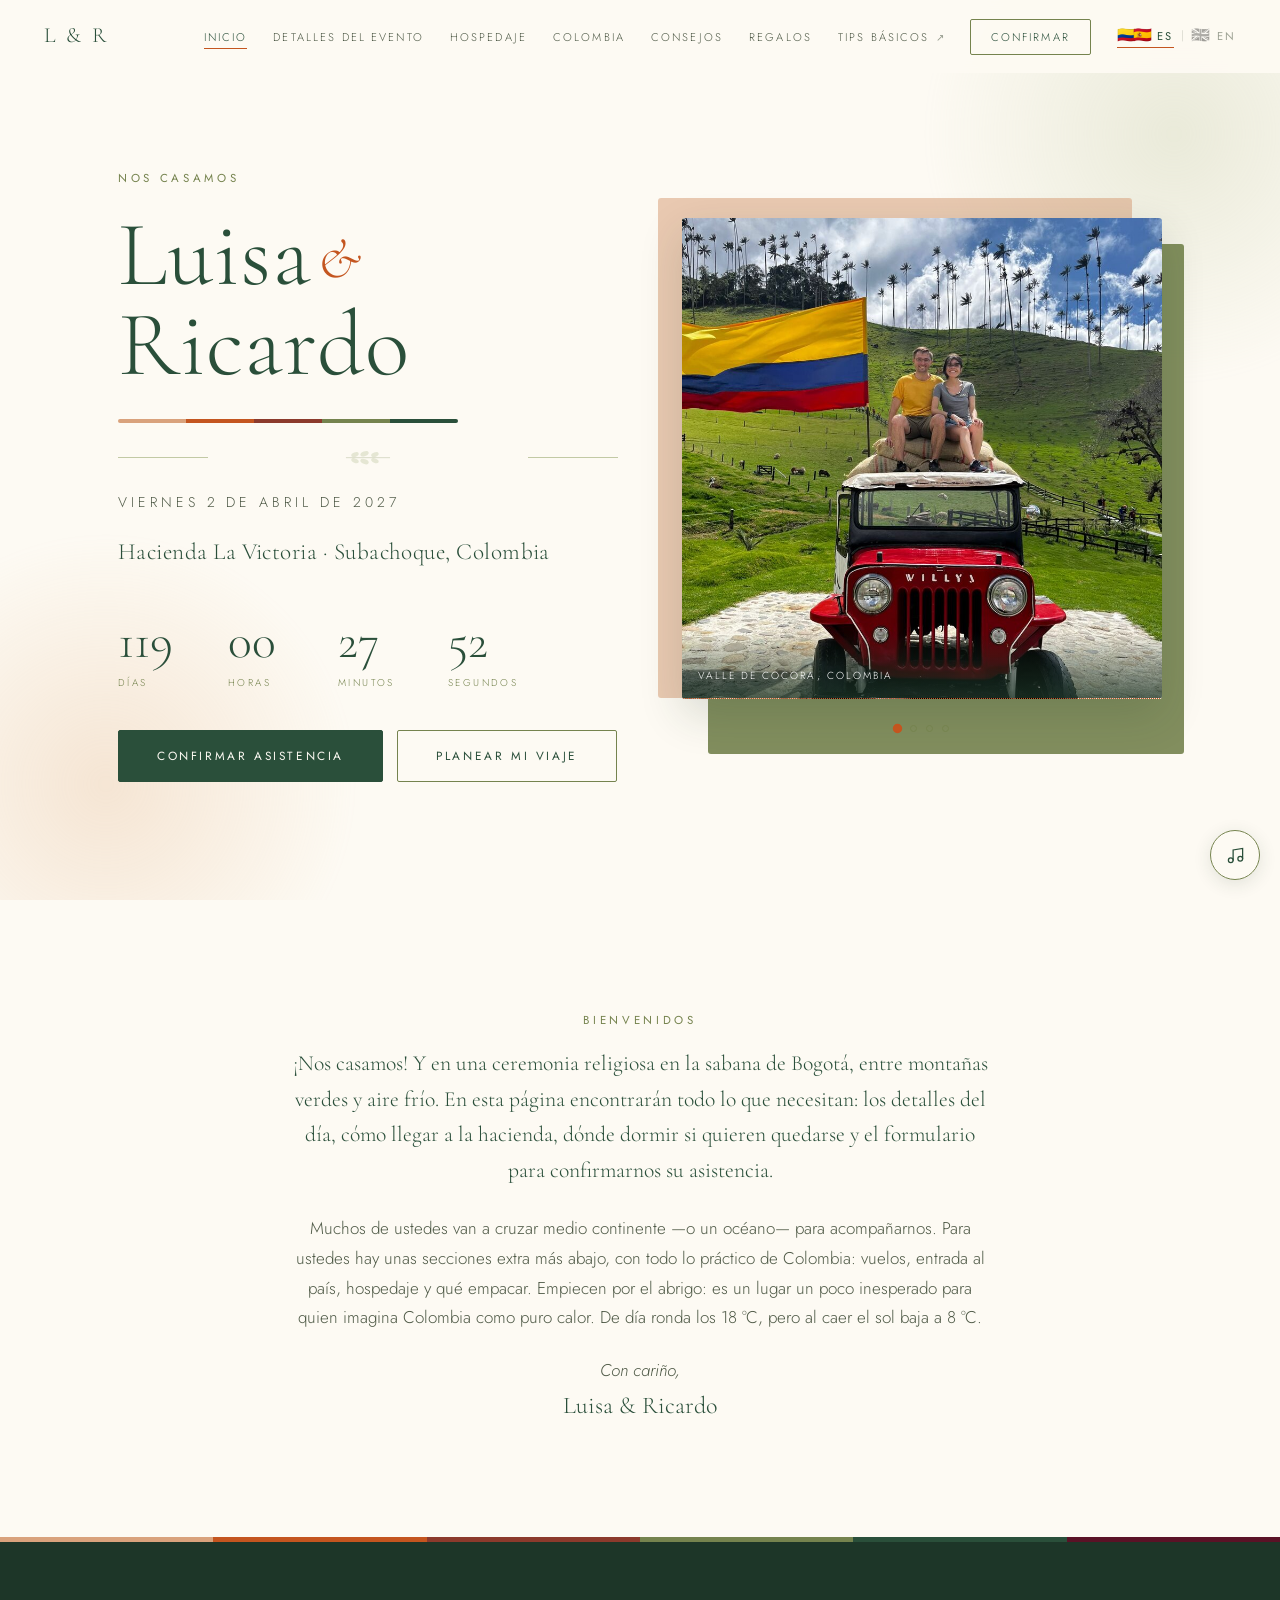
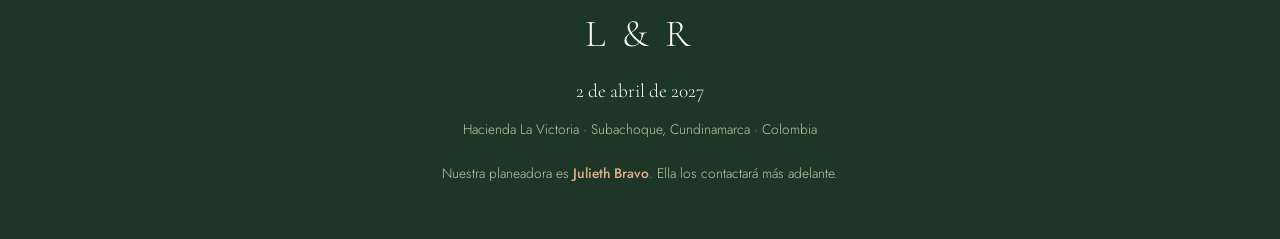
<file: index.html>
<!DOCTYPE html>
<!--
  ============================================================================
  LUISA & RICARDO — 2 de abril de 2027 — Hacienda La Victoria, Subachoque
  ============================================================================
  CÓMO EDITAR ESTA PÁGINA
  ----------------------------------------------------------------------------
  0. ESTE archivo (index.html) contiene los TEXTOS. Es el que se edita para
     cambiar lo que dice la web. Los otros dos son de apoyo:
        estilo.css → colores, tipografías y espacios (el aspecto)
        guion.js   → carrusel, cuenta regresiva, música y envío del RSVP
     Si solo quieres corregir un texto, no necesitas abrirlos.
  1. Antes de editar, lee CLAUDE.md: resume qué está terminado y qué falta.
  2. Los datos que debes confirmar están marcados con la clase "ph"
     (placeholder). Búscalos con Ctrl+F escribiendo:  class="ph"
     En pantalla se ven con un subrayado punteado dorado.
  3. Para quitar el resaltado cuando ya tengas los datos finales, borra la
     palabra  ph  de la etiqueta, o busca en el CSS la regla  .ph  y ponle
     border-bottom: none;
  4. El aviso "Versión borrador" ya se ha quitado. Si hiciera falta
     recuperarlo, la regla .draft-banner sigue en estilo.css.
  5. FORMULARIO RSVP — ⚠ FALTA CONECTARLO. Las respuestas van a un Google
     Form oculto, pero hay que rellenar antes las variables GFORM y CAMPOS
     en el bloque "ENVÍO DEL RSVP" del JavaScript, al final del archivo.
     Ahí mismo están las instrucciones paso a paso. Mientras estén vacías,
     el formulario avisa al visitante de que aún no está conectado.
  6. Colores: edítalos en el bloque  :root  al inicio del CSS.
  7. MÚSICA — «Asilo», Jorge Drexler & Mon Laferte, vía reproductor oficial
     de Spotify. No hay que alojar ningún archivo ni gestionar derechos.
     El botón flotante de abajo a la derecha abre el reproductor; el
     visitante pulsa play (Spotify no permite arranque automático).
     Para cambiar de canción: variable SPOTIFY en el JavaScript del final.
  8. FOTOS — el carrusel de la portada usa la subcarpeta  fotos/ .
     ⚠ Guarda siempre esa carpeta JUNTO a este archivo HTML.
  ============================================================================
-->
<html lang="es">
<head>
<meta charset="UTF-8">
<meta name="viewport" content="width=device-width, initial-scale=1.0">
<title>Luisa &amp; Ricardo · 2 de abril de 2027 · Subachoque, Colombia</title>
<meta name="description" content="Nos casamos el 2 de abril de 2027 en la Hacienda La Victoria, Subachoque, Colombia. Toda la información para organizar tu viaje.">
<!--
  MIENTRAS LA WEB ESTÁ EN CONSTRUCCIÓN: esta línea pide a Google y demás
  buscadores que no la indexen ni la muestren en resultados.
  ⚠ BÓRRALA (y también el archivo robots.txt) cuando la web esté lista,
  o la boda nunca aparecerá al buscarla.
-->
<meta name="robots" content="noindex, nofollow">
<link rel="preconnect" href="https://fonts.googleapis.com">
<link rel="preconnect" href="https://fonts.gstatic.com" crossorigin>
<link href="https://fonts.googleapis.com/css2?family=Cormorant+Garamond:ital,wght@0,300;0,400;0,500;0,600;1,300;1,400&family=Jost:wght@300;400;500&display=swap" rel="stylesheet">
<link rel="icon" href="data:image/svg+xml,<svg xmlns='http://www.w3.org/2000/svg' viewBox='0 0 100 100'><text y='.9em' font-size='90'>🌿</text></svg>">
<!--
  El ?v=13 del final obliga al navegador a bajar la hoja de estilos de nuevo
  en vez de reutilizar la que tiene guardada. Si cambias estilo.css y no ves
  el cambio en pantalla, sube el número: v=3, v=4...
-->
<link rel="stylesheet" href="estilo.css?v=13">
</head>
<body data-idioma="es">

<!--
  ═══════════════════════ MÚSICA: «ASILO» ═══════════════════════
  Reproductor oficial de Spotify. No hay que alojar ningún archivo y la
  reproducción le cuenta al artista, así que no hay problema de derechos.
  El visitante pulsa play: Spotify no permite el arranque automático.

  Un solo clic en la clave de sol (abajo a la derecha) arranca la canción:
  usamos la API oficial de embeds de Spotify, que permite controlar la
  reproducción desde la página. El mismo botón pausa y reanuda.

  OJO: quien no tenga sesión de Spotify abierta en su navegador oirá solo
  un fragmento de unos 30 segundos. Es una limitación de Spotify para
  oyentes anónimos, no del código.

  Para cambiar de canción: sustituye el ID  5r0yIwEKbqZL96FRmOLYkG  en la
  variable SPOTIFY del JavaScript. El ID está en la URL de cualquier
  canción de Spotify, después de  /track/
-->
<button id="musica" data-tip="Nuestra canción / Our song" aria-label="Reproducir nuestra canción / Play our song" aria-pressed="false">
  <svg class="ic-nota" viewBox="0 0 24 24" fill="none" stroke="currentColor" stroke-width="1.6" stroke-linecap="round" aria-hidden="true">
    <path d="M9 18V5l12-2v13"/><circle cx="6" cy="18" r="3"/><circle cx="18" cy="16" r="3"/>
  </svg>
  <svg class="ic-pausa" viewBox="0 0 24 24" fill="currentColor" aria-hidden="true">
    <rect x="6.5" y="5" width="4" height="14" rx="1"/><rect x="13.5" y="5" width="4" height="14" rx="1"/>
  </svg>
</button>

<div id="panel-musica" hidden>
  <div class="pm-cab">
    <span><span lang="es">Nuestra canción</span><span lang="en">Our song</span></span>
    <button id="pm-cerrar" aria-label="Cerrar el reproductor">&times;</button>
  </div>
  <div id="pm-caja"><div id="pm-marco"></div></div>
  <p class="pm-pie">«Asilo» · Jorge Drexler &amp; Mon Laferte</p>
</div>

<!-- ═══════════ NAV ═══════════ -->
<nav id="nav">
  <div class="nav-in">
    <a href="#inicio" class="nav-mono">L &amp; R</a>
    <!--
      SEGUNDO SELECTOR DE IDIOMA, solo para móvil: va junto a las tres rayitas
      para que se pueda cambiar de idioma sin abrir el menú. En pantalla ancha
      se esconde y manda el que está dentro del menú.

      Son los mismos botones repetidos a propósito: el JavaScript recoge TODOS
      los .idioma de la página, así que los dos selectores se mantienen
      sincronizados solos. Si cambias uno, cambia el otro igual.
    -->
    <div class="idiomas idiomas-movil"><button type="button" class="idioma" data-ir="es" aria-label="Ver la web en español"><span class="bandera bandera-doble" aria-hidden="true">🇨🇴🇪🇸</span>ES</button><span class="idioma-sep" aria-hidden="true">|</span><button type="button" class="idioma" data-ir="en" aria-label="View this site in English"><span class="bandera" aria-hidden="true">🇬🇧</span>EN</button><span class="chiste" aria-hidden="true"><span lang="es">Las dos, para evitar problemas</span><span lang="en">Both, to keep the peace</span></span></div>
    <button class="burger" id="burger" aria-label="Menú" aria-expanded="false"><span></span><span></span><span></span></button>
    <ul class="nav-links" id="links">
      <li><a href="#inicio"><span lang="es">Inicio</span><span lang="en">Home</span></a></li>
      <li><a href="#lugar"><span lang="es">Detalles del Evento</span><span lang="en">Event details</span></a></li>
      <li><a href="#hospedaje"><span lang="es">Hospedaje</span><span lang="en">Where to stay</span></a></li>
      <li><a href="#colombia"><span lang="es">Colombia</span><span lang="en">Colombia</span></a></li>
      <li><a href="#consejos"><span lang="es">Consejos</span><span lang="en">Good to know</span></a></li>
      <li><a href="#regalos"><span lang="es">Regalos</span><span lang="en">Gifts</span></a></li>
      <!-- Esta lleva al flyer de tips, que es otra página: por eso abre en pestaña nueva -->
      <li><a href="tips-colombia-luisa-ricardo-v2.html" target="_blank" rel="noopener"><span lang="es">Tips básicos</span><span lang="en">Safety tips</span> <span class="ext" aria-hidden="true">&#8599;</span></a></li>
      <li><a href="#rsvp" class="nav-cta"><span lang="es">Confirmar</span><span lang="en">RSVP</span></a></li>
      <!--
        SELECTOR DE IDIOMA. Ojo: estos botones NO llevan atributo lang,
        porque el CSS esconde por idioma justamente con ese atributo y
        se ocultarían a sí mismos.
      -->
      <li class="idiomas">
        <button type="button" class="idioma" data-ir="es" aria-label="Ver la web en español"><span class="bandera bandera-doble" aria-hidden="true">🇨🇴🇪🇸</span>ES</button><span class="idioma-sep" aria-hidden="true">|</span><button type="button" class="idioma" data-ir="en" aria-label="View this site in English"><span class="bandera" aria-hidden="true">🇬🇧</span>EN</button><span class="chiste" aria-hidden="true"><span lang="es">Las dos, para evitar problemas</span><span lang="en">Both, to keep the peace</span></span>
      </li>
    </ul>
  </div>
</nav>

<!-- ═══════════ HERO ═══════════ -->
<header class="hero" id="inicio">
  <div class="wrap hero-in">
   <div class="hero-grid">

    <div class="hero-texto">
      <span class="eyebrow"><span lang="es">Nos casamos</span><span lang="en">We're getting married</span></span>
      <h1 class="names">Luisa<span class="amp">&amp;</span>Ricardo</h1>
      <div class="franja" aria-hidden="true">
        <i style="background:var(--p-terracota)"></i>
        <i style="background:var(--p-naranja)"></i>
        <i style="background:var(--p-ladrillo)"></i>
        <i style="background:var(--p-oliva)"></i>
        <i style="background:var(--p-bosque)"></i>
      </div>

      <div class="hero-rule">
        <i></i>
        <svg class="sprig" viewBox="0 0 120 40" style="width:52px" aria-hidden="true">
          <path d="M10 20 H110"/>
          <ellipse cx="30" cy="13" rx="9" ry="5" transform="rotate(-22 30 13)"/>
          <ellipse cx="30" cy="27" rx="9" ry="5" transform="rotate(22 30 27)"/>
          <ellipse cx="52" cy="11" rx="10" ry="5.5" transform="rotate(-20 52 11)"/>
          <ellipse cx="52" cy="29" rx="10" ry="5.5" transform="rotate(20 52 29)"/>
          <ellipse cx="76" cy="13" rx="9" ry="5" transform="rotate(-22 76 13)"/>
          <ellipse cx="76" cy="27" rx="9" ry="5" transform="rotate(22 76 27)"/>
        </svg>
        <i></i>
      </div>

      <div class="hero-meta">
        <span><span lang="es">Viernes 2 de abril de 2027</span><span lang="en">Friday, April 2, 2027</span></span>
        <span class="hero-place"><span lang="es">Hacienda La Victoria &middot; Subachoque, Colombia</span><span lang="en">Hacienda La Victoria &middot; Subachoque, Colombia</span></span>
      </div>

      <div class="count" id="count" aria-label="Cuenta regresiva">
        <div><b id="c-d">—</b><small><span lang="es">Días</span><span lang="en">Days</span></small></div>
        <div><b id="c-h">—</b><small><span lang="es">Horas</span><span lang="en">Hours</span></small></div>
        <div><b id="c-m">—</b><small><span lang="es">Minutos</span><span lang="en">Minutes</span></small></div>
        <div><b id="c-s">—</b><small><span lang="es">Segundos</span><span lang="en">Seconds</span></small></div>
      </div>

      <div class="btn-row">
        <a href="#rsvp" class="btn"><span lang="es">Confirmar asistencia</span><span lang="en">RSVP</span></a>
        <a href="#viaje" class="btn btn-ghost"><span lang="es">Planear mi viaje</span><span lang="en">Plan my trip</span></a>
      </div>
    </div>

    <!--
      ═══ CARRUSEL ═══
      Las fotos viven en la subcarpeta  fotos/  junto a este HTML.
      Para añadir o quitar una, copia o borra un bloque <figure> entero:
      los puntos de navegación se generan solos según cuántas haya.
      Si una cara queda cortada, ajusta  object-position  de esa imagen
      (primer valor = horizontal, segundo = vertical; 50% 50% es el centro).
      Los pies de foto están marcados como editables: cámbialos o bórralos.
    -->
    <div class="carrusel" id="carrusel">
      <div class="marco" id="marco">
        <figure class="act">
          <img src="fotos/foto-1.jpg" alt="Luisa y Ricardo sentados sobre un jeep Willys rojo en el Valle de Cocora"
               style="object-position:50% 30%" width="900" height="1200">
          <figcaption class="ph"><span lang="es">Valle de Cocora, Colombia</span><span lang="en">Cocora Valley, Colombia</span></figcaption>
        </figure>
        <figure>
          <img src="fotos/foto-4.jpg" alt="Luisa y Ricardo ante las terrazas de piedra de Ciudad Perdida, en la Sierra Nevada de Santa Marta"
               style="object-position:50% 50%" width="900" height="1200" loading="lazy">
          <figcaption><span lang="es">Ciudad Perdida, Sierra Nevada</span><span lang="en">Ciudad Perdida, Sierra Nevada</span></figcaption>
        </figure>
        <figure>
          <img src="fotos/foto-2.jpg" alt="Luisa y Ricardo en el mirador del parque nacional del Teide"
               style="object-position:62% 50%" width="1200" height="900" loading="lazy">
          <figcaption class="ph"><span lang="es">Parque Nacional del Teide</span><span lang="en">Teide National Park</span></figcaption>
        </figure>
        <figure>
          <img src="fotos/foto-3.jpg" alt="Luisa y Ricardo con la camiseta de España frente al estadio olímpico de Berlín"
               style="object-position:55% 50%" width="1200" height="900" loading="lazy">
          <figcaption class="ph"><span lang="es">Berlín, Eurocopa 2024</span><span lang="en">Berlin, Euro 2024</span></figcaption>
        </figure>
      </div>
      <button class="car-nav car-prev" id="car-prev" aria-label="Foto anterior">&#8249;</button>
      <button class="car-nav car-next" id="car-next" aria-label="Foto siguiente">&#8250;</button>
      <div class="car-dots" id="car-dots" role="tablist" aria-label="Elegir foto"></div>
    </div>

   </div>
  </div>
</header>

<!--
  ═══════════════════ VISTAS (PESTAÑAS) ═══════════════════
  Cada <div class="vista"> es una pestaña. El menú de arriba muestra una
  y esconde las demás; el bloque "VISTAS" de guion.js hace el cambio.

  SI EL JAVASCRIPT NO CARGA, todas las vistas se ven seguidas y la web
  vuelve a funcionar como una sola página con scroll. Es a propósito.

  Para mover una sección de pestaña, cámbiala de <div class="vista">.
  Para crear una pestaña nueva: un <div class="vista" id="v-loquesea">
  más una entrada en el menú que apunte a una sección de dentro.
-->
<div class="vista" id="v-inicio">
<!-- ═══════════ BIENVENIDA ═══════════ -->
<section id="bienvenida">
  <div class="wrap narrow rv" style="text-align:center">
    <span class="eyebrow"><span lang="es">Bienvenidos</span><span lang="en">Welcome</span></span>
    <p class="lead" lang="es">¡Nos casamos! Y en una ceremonia religiosa en la sabana de Bogotá, entre montañas verdes y aire frío. En esta página encontrarán todo lo que necesitan: los detalles del día, cómo llegar a la hacienda, dónde dormir si quieren quedarse y el formulario para confirmarnos su asistencia.</p>
    <p class="lead" lang="en">We're getting married! In a religious ceremony on the savanna outside Bogotá, among green mountains and cool air. This page has everything you need: the details of the day, how to reach the hacienda, where to stay if you'd like to, and the form to let us know you're coming.</p>
    <p style="margin-top:1.6rem" lang="es">Muchos de ustedes van a cruzar medio continente —o un océano— para acompañarnos. Para ustedes hay unas secciones extra más abajo, con todo lo práctico de Colombia: vuelos, entrada al país, hospedaje y qué empacar. Empiecen por el abrigo: es un lugar un poco inesperado para quien imagina Colombia como puro calor. De día ronda los 18 °C, pero al caer el sol baja a 8 °C.</p>
    <p style="margin-top:1.6rem" lang="en">Many of you will cross half a continent — or an ocean — to be with us. There are extra sections here for you, with the practical side of Colombia: flights, entry requirements, where to stay and what to pack. Start with a coat: this is a surprising place for anyone who pictures Colombia as nothing but heat. Days hover around 18 °C, but once the sun goes down it drops to 8 °C.</p>
    <p style="margin-top:1.4rem"><em><span lang="es">Con cariño,</span><span lang="en">With love,</span></em><br><span style="font-family:var(--serif);font-size:1.5rem;color:var(--bosque)">Luisa &amp; Ricardo</span></p>
  </div>
</section>

</div>

<div class="vista" id="v-lugar">
<!-- ═══════════ EL LUGAR ═══════════ -->
<section id="lugar">
  <div class="wrap">
    <div class="sec-head rv">
      <span class="eyebrow"><span lang="es">Cuándo y dónde</span><span lang="en">When and where</span></span>
      <h2><span lang="es">Detalles del evento</span><span lang="en">Event details</span></h2>
      <p lang="es"><strong>Hacienda La Victoria</strong>, en Subachoque, Cundinamarca, en plena sabana. La ceremonia y la fiesta son en el mismo lugar, así que no tendrán que moverse en todo el día.</p>
    <p lang="en"><strong>Hacienda La Victoria</strong>, in Subachoque, Cundinamarca, out on the savanna. The ceremony and the party are in the same place, so you will not have to move all day.</p>
    </div>

    <!--
      Cuatro tarjetas en rejilla de 2×2, el mismo patrón que usan las demás
      secciones. Si añades una quinta, la fila de abajo queda coja: mejor
      fusionarla con alguna existente o añadir dos de golpe.
      El parqueadero va dentro de "Dónde es" porque forma parte de llegar.
    -->
    <div class="grid g2x2">
      <div class="card rv">
        <span class="ico">⛪</span>
        <h4 lang="es">La ceremonia</h4>
        <h4 lang="en">The ceremony</h4>
        <p lang="es">Será <strong>religiosa</strong>. Les pedimos que lleguen a las <strong class="ph">4:00 p.m.</strong> a la hacienda para que puedan acompañarnos.</p>
        <p lang="en">It will be a <strong>religious ceremony</strong>. Please arrive at the hacienda by <strong class="ph">4:00 p.m.</strong> so you can be there with us.</p>
        <p lang="es" style="margin-top:.7rem">Después, el cóctel y la fiesta son en la misma hacienda: no hay que moverse en todo el día.</p>
        <p lang="en" style="margin-top:.7rem">The cocktail hour and the party follow in the same place, so there is no moving around during the day.</p>
      </div>

      <div class="card rv">
        <span class="ico">📍</span>
        <h4 lang="es">Dónde es</h4>
        <h4 lang="en">Where it is</h4>
        <p lang="es">En la vereda, a unos <strong>3,5 km del casco urbano</strong> de Subachoque.</p>
        <p lang="en">Out in the countryside, about <strong>3.5 km from the town</strong> of Subachoque.</p>
        <p style="margin-top:.7rem"><a href="https://maps.app.goo.gl/8ABQBgbFaFGZKbLc6" target="_blank" rel="noopener"><span lang="es">Abrir la ubicación en Google Maps</span><span lang="en">Open the location in Google Maps</span></a></p>
        <ul>
          <li lang="es">Coordenadas <strong>4.899453, −74.182835</strong>, útiles si van en carro y se les pierde la señal.</li>
          <li lang="en">Coordinates <strong>4.899453, −74.182835</strong> — worth saving if you drive and lose signal.</li>
          <li lang="es">Parqueadero gratuito dentro de la hacienda, con espacio de sobra para todos.</li>
          <li lang="en">Free parking inside the property, with room to spare.</li>
        </ul>
      </div>

      <div class="card rv">
        <span class="ico">🚐</span>
        <h4 lang="es">Transporte</h4>
        <h4 lang="en">Transport</h4>
        <p lang="es">Quien prefiera no manejar puede contratar el traslado de ida y vuelta por su cuenta con <strong>TransRubio</strong>, escribiendo a <a href="mailto:cotizaciones@transrubio.com.co">cotizaciones@transrubio.com.co</a>.</p>
        <p lang="en">If you would rather not drive, you can arrange return transport yourself with <strong>TransRubio</strong>, writing to <a href="mailto:cotizaciones@transrubio.com.co">cotizaciones@transrubio.com.co</a>.</p>
        <p lang="es" style="margin-top:.7rem">Es una gestión independiente de la boda: ellos les cotizan directamente.</p>
        <p lang="en" style="margin-top:.7rem">This is arranged independently of the wedding — they will quote you directly.</p>
      </div>

      <div class="card rv">
        <span class="ico">🧥</span>
        <h4 lang="es">Vestuario</h4>
        <h4 lang="en">Dress code</h4>
        <p lang="es">Ellos, <strong>traje formal</strong>. Ellas, <strong>cóctel o vestido largo</strong>.</p>
        <p lang="en">Men, <strong>formal suit</strong>. Women, <strong>cocktail or long dress</strong>.</p>
        <ul>
          <li lang="es">Les pedimos evitar el <strong>blanco</strong> y el <strong>verde oliva</strong> en vestidos y corbatas.</li>
          <li lang="en">Please avoid <strong>white</strong> and <strong>olive green</strong> for dresses and ties.</li>
          <li lang="es">Buena parte del suelo es empedrado: les sugerimos un tacón cómodo.</li>
          <li lang="en">Much of the ground is cobbled, so we suggest a comfortable heel.</li>
          <li lang="es">No olviden el abrigo: al caer el sol refresca de verdad.</li>
          <li lang="en">Do bring a coat — it gets cold after sunset.</li>
        </ul>
      </div>
    </div>
  </div>
</section>



</div>


<div class="vista" id="v-hospedaje">
<!-- ═══════════ HOSPEDAJE ═══════════ -->
<section id="hospedaje">
  <div class="wrap">
    <div class="sec-head rv">
      <span class="eyebrow"><span lang="es">Dónde dormir</span><span lang="en">Where to stay</span></span>
      <h2 lang="es">Hospedaje</h2>
      <h2 lang="en">Where to stay</h2>
      <p lang="es">Dos opciones según lo que busquen. Reserven pronto: Subachoque es un pueblo pequeño y la oferta cercana se agota rápido.</p>
      <p lang="en">Two options, depending on what you are after. Book early: Subachoque is a small town and the places nearby fill up fast.</p>
    </div>

    <div class="grid g2">
      <div class="card rv">
        <span class="tag"><span lang="es">Opción 1</span><span lang="en">Option 1</span></span>
        <h4>Subachoque, Chía &amp; Tabio</h4>
        <p lang="es">Hoteles boutique, hosterías y casas de campo. <strong>Chía y Tabio</strong> quedan a 25–45 minutos, con buena relación calidad-precio, restaurantes agradables y ambiente de sabana. Ideal si alquilan carro. <strong>Subachoque</strong> es más cerca pero tiene menos opciones; si lo prefieren, busquen habitación con tiempo.</p>
        <p lang="en">Boutique hotels, country inns and farmhouses. <strong>Chía and Tabio</strong> are 25–45 minutes away, good value, with pleasant restaurants and open savanna around them. Ideal if you rent a car. <strong>Subachoque</strong> is closer but has fewer places; if you prefer it, book a room well in advance.</p>
      </div>
      <div class="card rv">
        <span class="tag"><span lang="es">Opción 2</span><span lang="en">Option 2</span></span>
        <h4>Bogotá</h4>
        <p lang="es">Más lejos (1 h – 1 h 45) pero con toda la oferta de restaurantes, museos y vida de ciudad. Recomendamos las zonas de <strong>Usaquén</strong>, <strong>Zona G / Chicó</strong> o <strong>Parque de la 93</strong>: seguras, caminables y bien conectadas.</p>
        <p lang="en">Further out (1 h – 1 h 45) but with all the restaurants, museums and city life. We recommend <strong>Usaquén</strong>, <strong>Zona G / Chicó</strong> or <strong>Parque de la 93</strong>: safe, walkable and well connected.</p>
      </div>
    </div>

    <div class="rv" style="margin-top:34px;padding:24px 26px;border-left:2px solid var(--p-vino);background:rgba(90,18,38,.05)">
      <p style="font-size:.94rem" lang="es"><strong>Consejo:</strong> si vienen en grupo o en familia, Airbnb funciona muy bien en la sabana — hay fincas completas por precios razonables. Y si se quedan en Bogotá, elijan hotel en el <em>norte</em> de la ciudad: acorta el trayecto a Subachoque y evita el peor tráfico.</p>
      <p style="font-size:.94rem" lang="en"><strong>A tip:</strong> if you are coming as a group or a family, Airbnb works very well on the savanna — whole farmhouses at reasonable prices. And if you stay in Bogotá, pick a hotel in the <em>north</em> of the city: it shortens the drive to Subachoque and avoids the worst traffic.</p>
    </div>
  </div>
</section>

</div>

<div class="vista" id="v-colombia">
<!-- ═══════════ VIAJE ═══════════ -->
<section id="viaje">
  <div class="wrap">
    <div class="sec-head rv">
      <span class="eyebrow"><span lang="es">Cómo llegar</span><span lang="en">Getting here</span></span>
      <h2 lang="es">El viaje a Colombia</h2>
      <h2 lang="en">Travelling to Colombia</h2>
      <p lang="es">Todo pasa por Bogotá. Desde ahí son poco más de 60 minutos hasta Subachoque.</p>
      <p lang="en">Everything goes through Bogotá. From there it is a little over 60 minutes to Subachoque.</p>
    </div>

    <div class="grid g2">
      <div class="card rv">
        <span class="ico">✈</span>
        <h4 lang="es">Vuelos</h4>
        <h4 lang="en">Flights</h4>
        <p lang="es">El aeropuerto es <strong>El Dorado (BOG)</strong>, en Bogotá. Es el hub más grande de la región y tiene vuelos directos desde Madrid, Miami, Nueva York, Ciudad de México, São Paulo, Buenos Aires, Santiago, Lima, Panamá y varias ciudades más.</p>
        <p lang="en">The airport is <strong>El Dorado (BOG)</strong>, in Bogotá. It is the largest hub in the region, with direct flights from Madrid, Miami, New York, Mexico City, São Paulo, Buenos Aires, Santiago, Lima, Panama City and several more.</p>
        <ul>
          <li lang="es"><strong>Reserven pronto:</strong> abril arranca con temporada alta en Colombia. Semana Santa 2027 es del <strong>22 al 28 de marzo</strong>, así que planeen con tiempo.</li>
          <li lang="en"><strong>Book early:</strong> April opens the high season in Colombia. Holy Week in 2027 runs from <strong>March 22 to 28</strong>, so plan ahead.</li>
        </ul>
      </div>

      <div class="card rv">
        <span class="ico">🛂</span>
        <h4 lang="es">Entrada al país</h4>
        <h4 lang="en">Entering the country</h4>
        <ul>
          <li lang="es">Ciudadanos de la mayoría de países de Europa y América Latina, además de EE. UU. y Australia, <strong>no necesitan visa</strong> para estancias turísticas de hasta 90 días. Verifiquen su caso concreto en la web oficial de <a href="https://www.migracioncolombia.gov.co/" target="_blank" rel="noopener">Migración Colombia</a> — las reglas cambian.</li>
          <li lang="en">Citizens of most European and Latin American countries, as well as the US and Australia, <strong>do not need a visa</strong> for tourist stays of up to 90 days. Check your own case on the official <a href="https://www.migracioncolombia.gov.co/" target="_blank" rel="noopener">Migración Colombia</a> site — the rules change.</li>
          <li lang="es"><strong>Check-Mig obligatorio para todos:</strong> formulario digital gratuito que se llena en línea dentro de las 24 horas previas al vuelo, en <a href="https://apps.migracioncolombia.gov.co/pre-registro/public/preregistro.jsf" target="_blank" rel="noopener">apps.migracioncolombia.gov.co</a>.</li>
          <li lang="en"><strong>Check-Mig is required for everyone:</strong> a free online form to be filled in within the 24 hours before your flight, at <a href="https://apps.migracioncolombia.gov.co/pre-registro/public/preregistro.jsf" target="_blank" rel="noopener">apps.migracioncolombia.gov.co</a>.</li>
        </ul>
      </div>



      <div class="card rv">
        <span class="ico">🚕</span>
        <h4 lang="es">Taxis y apps</h4>
        <h4 lang="en">Taxis and apps</h4>
        <p lang="es">En Bogotá funcionan Uber, DiDi, Yango e InDrive, además de los taxis oficiales del aeropuerto.</p>
        <p lang="en">Uber, DiDi, Yango and InDrive all work in Bogotá, alongside the official airport taxis.</p>
        <p style="margin-top:.7rem" lang="es">Nada de taxis levantados en la calle: usen siempre la app y, antes de subirse, confirmen que la placa y el modelo coincidan con los de la pantalla.</p>
        <p style="margin-top:.7rem" lang="en">Never flag down a taxi in the street: always use the app, and before getting in, check that the plate and the model match what is on your screen.</p>
      </div>

    </div>
  </div>
</section>


<!-- ═══════════ COLOMBIA PRÁCTICA ═══════════ -->
<section id="colombia">
  <div class="wrap">
    <div class="sec-head rv">
      <span class="eyebrow"><span lang="es">Antes de viajar</span><span lang="en">Before you travel</span></span>
      <h2 lang="es">Colombia práctica</h2>
      <h2 lang="en">Colombia, practically</h2>
      <p lang="es">Alguna información si es tu primera vez en Colombia.</p>
      <p lang="en">A few things worth knowing if it is your first time in Colombia.</p>
    </div>

    <div class="rejilla-centrada">
      <div class="card rv">
        <span class="ico">⛰</span>
        <h4 lang="es">La altura</h4>
        <h4 lang="en">The altitude</h4>
        <p lang="es">Bogotá y Subachoque están a unos <strong>2.650 m</strong>. Algunas personas sienten <em>soroche</em>: dolor de cabeza, cansancio o falta de aire los primeros días.</p>
        <p lang="en">Bogotá and Subachoque sit at about <strong>2,650 m</strong>. Some people feel <em>soroche</em>: headaches, tiredness or shortness of breath for the first few days.</p>
        <ul>
          <li lang="es">Tomen mucha agua; un aguadepanela con limón también ayuda.</li>
          <li lang="en">Drink plenty of water; <em>aguapanela</em> with lime helps too.</li>
          <li lang="es">Vayan suave con el alcohol el primer día — pega el doble.</li>
          <li lang="en">Go easy on the alcohol the first day — it hits twice as hard.</li>
        </ul>
      </div>

      <div class="card rv">
        <span class="ico">💵</span>
        <h4 lang="es">Dinero</h4>
        <h4 lang="en">Money</h4>
        <p lang="es">La moneda es el <strong>peso colombiano (COP)</strong>.</p>
        <p lang="en">The currency is the <strong>Colombian peso (COP)</strong>.</p>
        <ul>
          <li lang="es">Tarjeta aceptada casi en todas partes en Bogotá.</li>
          <li lang="en">Cards are accepted almost everywhere in Bogotá.</li>
          <li lang="es">Lleven algo de dinero en efectivo para pueblos, taxis y propinas; retírenlo en cajeros de bancos (Bancolombia, Davivienda, BBVA) y eviten los de la calle.</li>
          <li lang="en">Carry some cash for small towns, taxis and tips; withdraw it from bank ATMs (Bancolombia, Davivienda, BBVA) and avoid the ones out on the street.</li>
        </ul>
      </div>

      <div class="card rv">
        <span class="ico">🍽</span>
        <h4 lang="es">Propinas</h4>
        <h4 lang="en">Tipping</h4>
        <p lang="es">En restaurantes se acostumbra una <strong>propina voluntaria del 10 %</strong>. Se la sumarán a la cuenta y les preguntarán "¿desea incluir el servicio?". Pueden decir que no sin problema.</p>
        <p lang="en">Restaurants add a <strong>voluntary 10 % tip</strong>. It appears on the bill and they will ask whether you want to include the service. Saying no is perfectly normal.</p>
        <p style="margin-top:.7rem" lang="es">A los taxistas no se les da propina; se redondea hacia arriba.</p>
        <p style="margin-top:.7rem" lang="en">Taxi drivers are not tipped; you just round up.</p>
      </div>

      <div class="card rv">
        <span class="ico">📱</span>
        <h4 lang="es">Teléfono e internet</h4>
        <h4 lang="en">Phone and internet</h4>
        <p lang="es">Una <strong>eSIM</strong> comprada antes de viajar es la mejor opción para mantenerse comunicados desde que lleguen a Colombia.</p>
        <p lang="en">An <strong>eSIM</strong> bought before you travel is the easiest way to stay connected from the moment you land.</p>
        <p style="margin-top:.7rem" lang="es">Tengan en cuenta que el enchufe en Colombia es <strong>tipo A/B</strong> (el mismo de Estados Unidos).</p>
        <p style="margin-top:.7rem" lang="en">Note that Colombian sockets are <strong>type A/B</strong> — the same as in the United States.</p>
      </div>

      <div class="card rv">
        <span class="ico">🚰</span>
        <h4 lang="es">Agua y comida</h4>
        <h4 lang="en">Food and water</h4>
        <p lang="es">El agua de la llave en Bogotá <strong>es potable</strong> y de muy buena calidad. En zonas rurales, mejor embotellada.</p>
        <p lang="en">Tap water in Bogotá <strong>is safe to drink</strong> and very good. In rural areas, stick to bottled.</p>
        <p style="margin-top:.7rem" lang="es">Prueben sin miedo: ajiaco, changua, arepas de choclo, empanadas, lechona, y frutas que probablemente no conocen (lulo, feijoa, granadilla, mangostino).</p>
        <p style="margin-top:.7rem" lang="en">Try everything: ajiaco, changua, sweetcorn arepas, empanadas, lechona, and fruit you have probably never seen (lulo, feijoa, granadilla, mangosteen).</p>
      </div>



    </div>

    <div class="sub-head rv">
      <span class="eyebrow"><span lang="es">Ya que están acá</span><span lang="en">While you are here</span></span>
      <h3 lang="es">Extiendan el viaje</h3>
      <h3 lang="en">Make a trip of it</h3>
      <p lang="es">Sería una lástima ver solo la sabana.</p>
      <p lang="en">It would be a shame to see only the savanna.</p>
    </div>

    <div class="grid g3">
      <div class="card rv">
        <span class="tag"><span lang="es">1 día</span><span lang="en">1 day</span></span>
        <h4 lang="es">Cerca de Bogotá</h4>
        <h4 lang="en">Near Bogotá</h4>
        <ul>
          <li lang="es"><strong>Catedral de Sal de Zipaquirá</strong> — una catedral dentro de una mina de sal, a 40 min de Subachoque.</li>
          <li lang="en"><strong>Zipaquirá Salt Cathedral</strong> — a cathedral carved inside a salt mine, 40 min from Subachoque.</li>
          <li lang="es"><strong>Laguna de Guatavita</strong> — el origen de la leyenda de El Dorado.</li>
          <li lang="en"><strong>Lake Guatavita</strong> — where the legend of El Dorado began.</li>
          <li lang="es"><strong>Monserrate</strong> — Bogotá entera a 3.150 m.</li>
          <li lang="en"><strong>Monserrate</strong> — the whole city seen from 3,150 m.</li>
          <li lang="es"><strong>La Candelaria y el Museo del Oro</strong> — el centro histórico.</li>
          <li lang="en"><strong>La Candelaria and the Gold Museum</strong> — the historic centre.</li>
        </ul>
      </div>
      <div class="card rv">
        <span class="tag"><span lang="es">2–3 días</span><span lang="en">2–3 days</span></span>
        <h4 lang="es">Escapadas</h4>
        <h4 lang="en">Short escapes</h4>
        <ul>
          <li lang="es"><strong>Villa de Leyva</strong> — pueblo colonial de piedra blanca, 4 h en carro.</li>
          <li lang="en"><strong>Villa de Leyva</strong> — a white-stone colonial town, 4 h by car.</li>
          <li lang="es"><strong>Barichara</strong> — probablemente el pueblo más bonito de Colombia.</li>
          <li lang="en"><strong>Barichara</strong> — probably the prettiest town in Colombia.</li>
          <li lang="es"><strong>Eje Cafetero</strong> — fincas de café y el valle de palmas de Cocora.</li>
          <li lang="en"><strong>The Coffee Region</strong> — coffee farms and the wax palms of the Cocora valley.</li>
          <li lang="es"><strong>Medellín y Guatapé</strong> — la ciudad de la eterna primavera y un pueblo de fachadas de colores.</li>
          <li lang="en"><strong>Medellín and Guatapé</strong> — the city of eternal spring, and a town of brightly painted façades.</li>
        </ul>
      </div>
      <div class="card rv">
        <span class="tag"><span lang="es">4+ días</span><span lang="en">4+ days</span></span>
        <h4 lang="es">Al calor</h4>
        <h4 lang="en">Somewhere warm</h4>
        <ul>
          <li lang="es"><strong>Cartagena</strong> — ciudad amurallada en el Caribe.</li>
          <li lang="en"><strong>Cartagena</strong> — the walled city on the Caribbean.</li>
          <li lang="es"><strong>Santa Marta y el Tayrona</strong> — selva y playa.</li>
          <li lang="en"><strong>Santa Marta and Tayrona</strong> — jungle meeting the sea.</li>
          <li lang="es"><strong>San Andrés</strong> — el mar de los siete colores.</li>
          <li lang="en"><strong>San Andrés</strong> — the sea of seven colours.</li>
          <li lang="es"><strong>Amazonas (Leticia)</strong> — otro planeta.</li>
          <li lang="en"><strong>The Amazon (Leticia)</strong> — another planet altogether.</li>
        </ul>
      </div>
    </div>
    <p class="rv" style="text-align:center;margin-top:30px;font-size:.94rem;color:var(--salvia)" lang="es">Si quieren, escríbannos y les damos recomendaciones concretas según lo que les guste.</p>
    <p class="rv" style="text-align:center;margin-top:30px;font-size:.94rem;color:var(--salvia)" lang="en">Write to us and we will happily suggest something specific, depending on what you enjoy.</p>
  </div>
</section>

</div>

<div class="vista" id="v-consejos">
<!-- ═══════════ CUATRO CONSEJOS (contenido del flyer impreso) ═══════════ -->
<section id="consejos">
  <div class="wrap narrow">
    <div class="sec-head rv">
      <span class="eyebrow"><span lang="es">Tips básicos</span><span lang="en">Good to know</span></span>
      <h2 lang="es">Cuatro cositas de nada</h2>
      <h2 lang="en">Four small things</h2>
      <p lang="es">Para que llegues tranquilo, te muevas como local y solo te lleves buenos recuerdos.</p>
      <p lang="en">So you arrive relaxed, get around like a local, and take home nothing but good memories.</p>
    </div>

    <div class="grid g2x2">
      <div class="card rv">
        <span class="ico">
          <svg width="21" height="21" viewBox="0 0 24 24" fill="none" stroke="currentColor" stroke-width="1.5" stroke-linecap="round" stroke-linejoin="round" aria-hidden="true">
            <path d="M3 16v-3.2l1.9-4.4A2 2 0 0 1 6.7 7h10.6a2 2 0 0 1 1.8 1.4L21 12.8V16"/><path d="M3 16h18"/><circle cx="7" cy="18" r="1.6"/><circle cx="17" cy="18" r="1.6"/><path d="M9.5 4.6h5"/>
          </svg>
        </span>
        <h4 lang="es">Pide el carro, no lo pares</h4>
        <h4 lang="en">Order the car, do not hail it</h4>
        <p lang="es">Nada de taxis levantados en la calle: usa siempre tu app (Uber, DiDi o Yango) y antes de subirte confirma que la placa y el modelo coincidan con los de la pantalla.</p>
        <p lang="en">Never flag down a taxi in the street: always use an app (Uber, DiDi or Yango), and before getting in, check that the plate and model match your screen.</p>
      </div>

      <div class="card rv">
        <span class="ico">
          <svg width="21" height="21" viewBox="0 0 24 24" fill="none" stroke="currentColor" stroke-width="1.5" stroke-linecap="round" stroke-linejoin="round" aria-hidden="true">
            <rect x="7" y="2.5" width="10" height="19" rx="2.2"/><path d="M10.6 5.4h2.8"/><path d="M11 18.4h2"/>
          </svg>
        </span>
        <h4 lang="es">El celular, en el bolsillo</h4>
        <h4 lang="en">Keep your phone in your pocket</h4>
        <p lang="es">No camines con el teléfono en la mano. <em style="color:var(--oro)">Tenemos atletas de alto rendimiento</em> capaces de llevárselo sin que te des cuenta. Si tienes que mirar el mapa, presta atención.</p>
        <p lang="en">Do not walk with your phone in your hand. <em style="color:var(--oro)">We have some world-class athletes</em> who can take it without you noticing. If you need the map, stop and pay attention.</p>
      </div>

      <div class="card rv">
        <span class="ico">
          <svg width="21" height="21" viewBox="0 0 24 24" fill="none" stroke="currentColor" stroke-width="1.5" stroke-linecap="round" stroke-linejoin="round" aria-hidden="true">
            <path d="M9.2 18V5.6L19 3.4v12"/><path d="M9.2 9.4 19 7.2"/><circle cx="6.4" cy="18.4" r="2.8"/><circle cx="16.2" cy="15.8" r="2.8"/>
          </svg>
        </span>
        <h4 lang="es">De fiesta, siempre en manada</h4>
        <h4 lang="en">Go out as a pack</h4>
        <p lang="es">Sal y regresa con tu grupo, y no dejes tu trago solo. Ojo con los desconocidos demasiado encantadores: <em style="color:var(--oro)">alguno querrá robarte algo más que el corazón…</em></p>
        <p lang="en">Leave and come back with your group, and never leave your drink unattended. Be wary of strangers who are a little too charming: <em style="color:var(--oro)">one of them may be after more than your heart…</em></p>
      </div>

      <div class="card rv">
        <span class="ico">
          <svg width="21" height="21" viewBox="0 0 24 24" fill="none" stroke="currentColor" stroke-width="1.5" stroke-linecap="round" stroke-linejoin="round" aria-hidden="true">
            <path d="M12.4 3H20a1 1 0 0 1 1 1v7.6a1 1 0 0 1-.3.7l-8.4 8.4a1 1 0 0 1-1.4 0l-7.6-7.6a1 1 0 0 1 0-1.4l8.4-8.4a1 1 0 0 1 .7-.3Z"/><circle cx="16.8" cy="7.2" r="1.3"/>
          </svg>
        </span>
        <h4 lang="es">Pregunta el precio primero</h4>
        <h4 lang="en">Ask the price first</h4>
        <p lang="es">En tiendas, mercados y puestos de comida, pregunta cuánto cuesta antes de pedir o comprar. Así no hay sorpresas y todos quedamos contentos.</p>
        <p lang="en">In shops, markets and food stalls, ask what it costs before you order or buy. No surprises, and everyone goes home happy.</p>
      </div>
    </div>

    <div class="dicho rv">
      <p class="previa" lang="es">Y como decimos por aquí</p>
      <p class="previa" lang="en">And as we say around here</p>
      <strong>No dar papaya</strong>
      <em><span lang="es">Es decir: no ponérselo fácil a nadie.</span><span lang="en">Roughly: do not make it easy for anyone.</span></em>
    </div>

    <p class="despedida rv" lang="es">Te esperamos allá para bailar al son de una cumbia, comernos un buen chicharroncito con patacón y, claro, brindar con un aguardientico.</p>
    <p class="despedida rv" lang="en">We will be waiting for you — to dance a cumbia, share a good chicharrón with patacón and, of course, raise a glass of aguardiente.</p>

    <p class="rv" style="text-align:center;margin-top:26px">
      <a href="tips-colombia-luisa-ricardo-v2.html" target="_blank" rel="noopener" class="btn btn-ghost"><span lang="es">Ver la versión imprimible</span><span lang="en">See the printable version</span></a>
    </p>
  </div>
</section>




</div>

<div class="vista" id="v-rsvp">
<!-- ═══════════ RSVP ═══════════ -->
<section id="rsvp">
  <div class="wrap narrow">
    <div class="rsvp-box rv">
      <div style="text-align:center">
        <span class="eyebrow"><span lang="es">Los esperamos</span><span lang="en">We hope to see you</span></span>
        <h2 style="margin-bottom:.6rem" lang="es">Confirma tu asistencia</h2>
        <h2 style="margin-bottom:.6rem" lang="en">Let us know you are coming</h2>
        <p class="ph" style="color:var(--salvia-claro)" lang="es">Por favor confirma antes del <strong style="color:#E3B08A">2 de enero de 2027</strong>.</p>
        <p class="ph" style="color:var(--salvia-claro)" lang="en">Please reply before <strong style="color:#E3B08A">January 2, 2027</strong>.</p>
      </div>

      <!--
        Las respuestas se envían a un Google Form oculto y caen en su hoja de
        cálculo. La configuración está al final del archivo, en el bloque
        "ENVÍO DEL RSVP": ahí van la URL del formulario y los identificadores
        de cada campo. Hasta que se rellenen, el formulario avisa de que
        todavía no está conectado en lugar de fingir que ha enviado.
      -->
      <form id="rsvp-form" class="form-grid" novalidate>
        <!-- trampa antispam: invisible para las personas, la rellenan los robots -->
        <input type="text" id="f-web" name="website" tabindex="-1" autocomplete="off"
               aria-hidden="true" style="position:absolute;left:-9999px;width:1px;height:1px;opacity:0">
        <div class="field">
          <label for="f-nombre"><span lang="es">Nombre y apellido</span><span lang="en">Full name</span></label>
          <input id="f-nombre" name="nombre" type="text" placeholder="Como aparece en la invitación" required>
        </div>
        <div class="field">
          <label for="f-email"><span lang="es">Correo electrónico</span><span lang="en">Email</span></label>
          <input id="f-email" name="email" type="email" placeholder="tu@correo.com" required>
        </div>
        <div class="field">
          <label for="f-asiste"><span lang="es">¿Nos acompañas?</span><span lang="en">Will you join us?</span></label>
          <select id="f-asiste" name="asiste" required>
            <option value="">Selecciona… / Select…</option>
            <option value="Sí, allí estaré">Sí, allí estaré / Yes, I will be there</option>
            <option value="Sí, con acompañante">Sí, con acompañante / Yes, with a plus one</option>
            <option value="Lamentablemente no puedo">Lamentablemente no puedo / Sadly I cannot make it</option>
          </select>
        </div>
        <div class="field">
          <label for="f-personas"><span lang="es">Número de personas</span><span lang="en">Number of people</span></label>
          <select id="f-personas" name="personas">
            <option>1</option><option>2</option><option>3</option><option>4</option>
          </select>
        </div>
        <div class="field">
          <label for="f-pais"><span lang="es">¿Desde dónde viajas?</span><span lang="en">Where are you travelling from?</span></label>
          <input id="f-pais" name="pais" type="text" placeholder="Ciudad y país">
        </div>
        <div class="field">
          <label for="f-dieta"><span lang="es">Dieta y alergias</span><span lang="en">Diet and allergies</span></label>
          <input id="f-dieta" name="dieta" type="text" placeholder="Vegetariano, sin gluten, alergias…">
        </div>
        <div class="field full">
          <label for="f-nota"><span lang="es">¿Algo más que debamos saber?</span><span lang="en">Anything else we should know?</span></label>
          <textarea id="f-nota" name="nota" placeholder="Canción que no puede faltar, movilidad reducida, fecha de llegada…"></textarea>
        </div>
        <div class="field full" style="align-items:center;margin-top:8px">
          <button type="submit" class="btn btn-light"><span lang="es">Enviar confirmación</span><span lang="en">Send</span></button>
          <p class="note" style="text-align:center" lang="es">¿Prefieres escribirnos? <a href="https://wa.me/573012884694" target="_blank" rel="noopener">Confirmar por WhatsApp</a></p>
          <p class="note" style="text-align:center" lang="en">Prefer to write to us? <a href="https://wa.me/573012884694" target="_blank" rel="noopener">Reply on WhatsApp</a></p>
        </div>
      </form>
      <div id="rsvp-msg" role="status"></div>
    </div>
  </div>
</section>
</div>

<div class="vista" id="v-regalos">
<!-- ═══════════ REGALOS ═══════════ -->
<section id="regalos">
  <div class="wrap narrow rv" style="text-align:center">
    <span class="eyebrow"><span lang="es">Con cariño</span><span lang="en">With love</span></span>
    <h2 lang="es">Regalos</h2>
    <h2 lang="en">Gifts</h2>
    <svg class="sprig" viewBox="0 0 120 40" style="margin:22px auto" aria-hidden="true">
      <path d="M10 20 H110"/>
      <ellipse cx="35" cy="12" rx="10" ry="5.5" transform="rotate(-22 35 12)"/>
      <ellipse cx="35" cy="28" rx="10" ry="5.5" transform="rotate(22 35 28)"/>
      <ellipse cx="60" cy="10" rx="11" ry="6" transform="rotate(-20 60 10)"/>
      <ellipse cx="60" cy="30" rx="11" ry="6" transform="rotate(20 60 30)"/>
      <ellipse cx="85" cy="12" rx="10" ry="5.5" transform="rotate(-22 85 12)"/>
      <ellipse cx="85" cy="28" rx="10" ry="5.5" transform="rotate(22 85 28)"/>
    </svg>
    <p class="lead" lang="es">Que nos acompañen en este día ya es un regalo.</p>
    <p class="lead" lang="en">Having you with us on the day is already a gift.</p>
    <p style="margin-top:1.2rem" lang="es">Si además quieren tener un detalle con nosotros, lo agradecemos de corazón. Haremos lluvia de sobres. Tendremos un buzón en la hacienda y también pondremos la información para transferencia bancaria.</p>
    <p style="margin-top:1.2rem" lang="en">If you would also like to give us something, we are grateful from the heart. We will be doing an envelope shower: there will be a gift box at the hacienda, and we will also share the details for a bank transfer.</p>
  </div>
</section>

</div>

<!-- ═══════════ FOOTER ═══════════ -->
<footer>
  <div class="paleta" aria-hidden="true">
    <i style="background:var(--p-terracota)"></i>
    <i style="background:var(--p-naranja)"></i>
    <i style="background:var(--p-ladrillo)"></i>
    <i style="background:var(--p-oliva)"></i>
    <i style="background:var(--p-bosque)"></i>
    <i style="background:var(--p-vino)"></i>
  </div>
  <div class="wrap">
    <div class="mono">L &amp; R</div>
    <p style="font-family:var(--serif);font-size:1.2rem;color:var(--crema)" lang="es">2 de abril de 2027</p>
    <p style="font-family:var(--serif);font-size:1.2rem;color:var(--crema)" lang="en">April 2, 2027</p>
    <p>Hacienda La Victoria &middot; Subachoque, Cundinamarca &middot; Colombia</p>
    <!-- Sin número de teléfono a propósito: el contacto de Julieth no es público. -->
    <p style="margin-top:20px" lang="es">Nuestra planeadora es <strong style="color:#E3B08A">Julieth Bravo</strong>. Ella los contactará más adelante.</p>
    <p style="margin-top:20px" lang="en">Our wedding planner is <strong style="color:#E3B08A">Julieth Bravo</strong>. She will be in touch closer to the date.</p>
  </div>
</footer>

<!-- Mismo truco que con el CSS: sube el número al cambiar guion.js -->
<script src="guion.js?v=13"></script>

<!--
  API de embeds de Spotify: es lo que permite arrancar la canción desde el
  botón. Va DESPUÉS del script de arriba a propósito: ese script define la
  función  window.onSpotifyIframeApiReady  que Spotify llama al cargarse.
  Si se pusiera antes, Spotify podría llamarla antes de que exista.
-->
<script src="https://open.spotify.com/embed/iframe-api/v1" async></script>
</body>
</html>
</file>
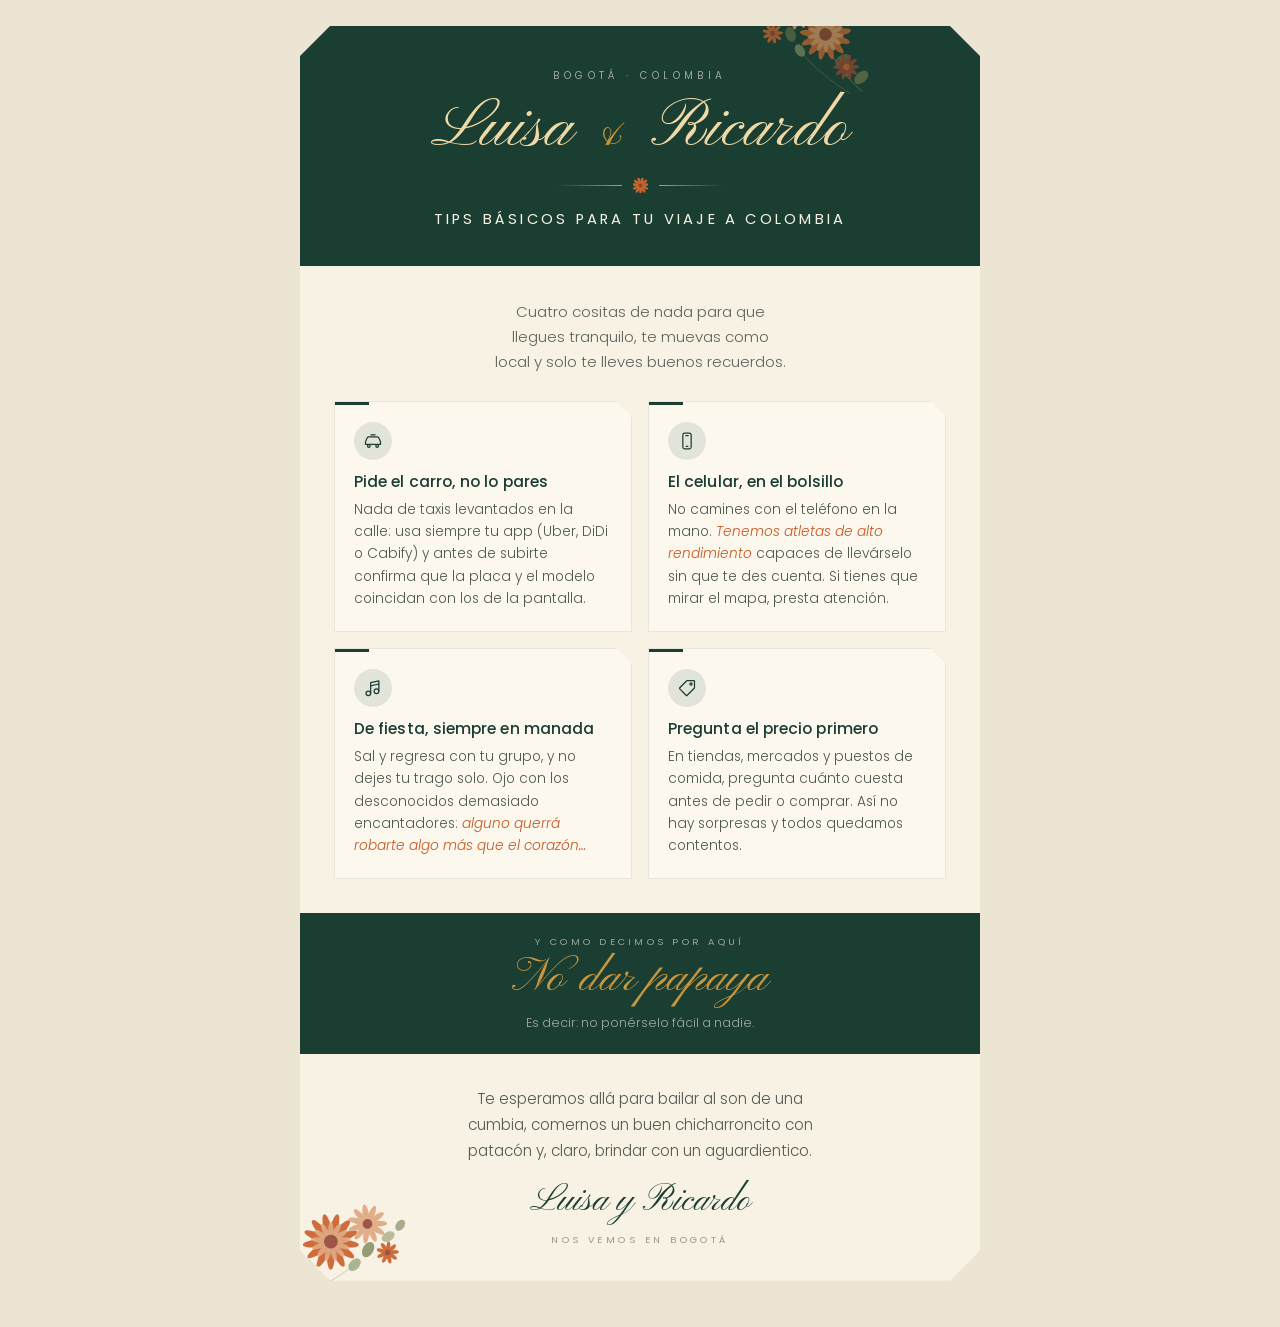
<file: tips-colombia-luisa-ricardo-v2 copy.html>
<!DOCTYPE html>
<html lang="es">
<head>
<meta charset="UTF-8">
<meta name="viewport" content="width=device-width, initial-scale=1">
<title>Tips básicos para tu viaje a Colombia · Luisa y Ricardo</title>
<link rel="preconnect" href="https://fonts.googleapis.com">
<link rel="preconnect" href="https://fonts.gstatic.com" crossorigin>
<link href="https://fonts.googleapis.com/css2?family=Pinyon+Script&family=Poppins:wght@300;400;500&display=swap" rel="stylesheet">
<style>
  :root{
    --lino:#F8F2E4;
    --lino-claro:#FCF8EE;
    --bosque:#1B3E33;
    --bosque-hondo:#14302700;
    --oliva:#5F6B3A;
    --salvia:#8A9A6B;
    --naranja:#C8551F;
    --vino:#6B1B2C;
    --oro:#C9973F;
    --oro-claro:#EFD9A6;
    --tinta:#33413A;
    --script:'Pinyon Script','Snell Roundhand',cursive;
    --sans:'Poppins','Century Gothic','Helvetica Neue',Arial,sans-serif;
    --corte:30px;
  }

  *{box-sizing:border-box;margin:0;padding:0}

  body{
    background:#EDE5D3;
    font-family:var(--sans);
    font-weight:300;
    color:var(--tinta);
    display:flex;
    justify-content:center;
    padding:26px 13px 46px;
    -webkit-font-smoothing:antialiased;
  }

  .hoja{
    width:100%;
    max-width:680px;
    background:var(--lino);
    overflow:hidden;
    clip-path:polygon(var(--corte) 0,calc(100% - var(--corte)) 0,100% var(--corte),100% calc(100% - var(--corte)),calc(100% - var(--corte)) 100%,var(--corte) 100%,0 calc(100% - var(--corte)),0 var(--corte));
    animation:entrada .8s ease-out both;
  }

  /* ---------- Cabecera ---------- */
  .cabecera{
    background:var(--bosque);
    text-align:center;
    padding:clamp(30px,7vw,42px) 26px clamp(26px,6vw,34px);
  }

  .lugar{
    font-size:.63rem;
    font-weight:400;
    letter-spacing:.44em;
    text-transform:uppercase;
    color:rgba(248,242,228,.6);
  }

  .nombres{
    font-family:var(--script);
    font-weight:400;
    font-size:clamp(2.9rem,11vw,4.2rem);
    line-height:1;
    color:var(--oro-claro);
    margin-top:12px;
  }
  .nombres .y{color:var(--oro);font-size:.72em;padding:0 .08em}

  .ramita-fila{
    display:flex;
    align-items:center;
    justify-content:center;
    gap:11px;
    width:170px;
    margin:15px auto 14px;
  }
  .ramita-fila .hilo{flex:1;height:1px;background:linear-gradient(90deg,transparent,var(--oro))}
  .ramita-fila .hilo:last-child{background:linear-gradient(90deg,var(--oro),transparent)}

  .titulo{
    font-size:clamp(.76rem,3vw,.92rem);
    font-weight:400;
    letter-spacing:.22em;
    text-transform:uppercase;
    color:var(--lino);
    line-height:1.7;
  }


  /* ---------- Flores ---------- */
  .cabecera,.cierre{position:relative;overflow:hidden}
  .cabecera>*:not(.ramillete),.cierre>*:not(.ramillete){position:relative;z-index:2}

  .ramillete{
    position:absolute;
    width:clamp(112px,23vw,168px);
    height:auto;
    pointer-events:none;
    z-index:0;
  }
  .ramillete--cabecera{
    width:clamp(96px,19vw,128px);
    top:-25px;right:-30px;
    transform:scaleX(-1) rotate(-6deg);
    transform-origin:top left;
    opacity:.72;
  }
  .ramillete--cierre{
    width:clamp(104px,20vw,140px);
    bottom:-26px;left:-28px;
    transform:rotate(6deg);
    opacity:.85;
  }
  .flor-divisor{width:15px;height:15px;flex:0 0 auto}

  /* ---------- Cuerpo ---------- */
  .cuerpo{padding:clamp(24px,5.5vw,34px) clamp(18px,5vw,34px) clamp(26px,6vw,34px)}

  .entrada{
    text-align:center;
    font-size:.94rem;
    line-height:1.65;
    color:rgba(51,65,58,.8);
    max-width:44ch;
    margin:0 auto clamp(20px,4.5vw,26px);
    text-wrap:balance;
  }

  .tips{
    list-style:none;
    display:grid;
    grid-template-columns:1fr 1fr;
    gap:clamp(12px,2.6vw,16px);
  }

  .tip{
    --acento:var(--bosque);
    position:relative;
    background:var(--lino-claro);
    border:1px solid rgba(51,65,58,.1);
    padding:20px 19px 21px;
    clip-path:polygon(0 0,calc(100% - 16px) 0,100% 16px,100% 100%,0 100%);
  }
  .tip::after{
    content:"";
    position:absolute;
    top:0;left:0;
    width:34px;height:3px;
    background:var(--acento);
  }


  .sello{
    width:38px;height:38px;
    display:grid;place-items:center;
    border-radius:50%;
    background:color-mix(in srgb,var(--acento) 11%,transparent);
    margin-bottom:12px;
  }
  .sello svg{width:20px;height:20px;stroke:var(--acento);fill:none;stroke-width:1.5;stroke-linecap:round;stroke-linejoin:round}

  .tip h3{
    font-size:.98rem;
    font-weight:500;
    letter-spacing:.005em;
    color:var(--acento);
    line-height:1.3;
    margin-bottom:7px;
  }
  .tip p{font-size:.855rem;line-height:1.62;color:rgba(51,65,58,.88)}
  .guino{color:var(--naranja);font-style:italic}

  /* ---------- Franja del dicho ---------- */
  .franja{
    background:var(--bosque);
    text-align:center;
    padding:22px 24px 20px;
  }
  .franja .previa{
    font-size:.6rem;
    font-weight:400;
    letter-spacing:.34em;
    text-transform:uppercase;
    color:rgba(248,242,228,.58);
  }
  .franja strong{
    display:block;
    font-family:var(--script);
    font-weight:400;
    font-size:clamp(2.2rem,8vw,3rem);
    line-height:1.1;
    color:var(--oro);
    margin:4px 0 3px;
  }
  .franja em{font-style:normal;font-size:.78rem;color:rgba(248,242,228,.62)}

  /* ---------- Cierre ---------- */
  .cierre{
    text-align:center;
    padding:clamp(24px,5.5vw,32px) clamp(22px,5vw,36px) clamp(26px,6vw,34px);
  }
  .cierre .despedida{
    font-size:.95rem;
    line-height:1.7;
    color:rgba(51,65,58,.85);
    max-width:46ch;
    margin:0 auto;
    text-wrap:balance;
  }
  .firma{
    font-family:var(--script);
    font-size:clamp(1.8rem,6.5vw,2.3rem);
    color:var(--bosque);
    margin-top:16px;
    line-height:1.2;
  }
  .nosvemos{
    font-size:.6rem;
    font-weight:400;
    letter-spacing:.36em;
    text-transform:uppercase;
    color:rgba(51,65,58,.5);
    margin-top:9px;
  }

  @keyframes entrada{from{opacity:0;transform:translateY(12px)}to{opacity:1;transform:none}}
  @media (prefers-reduced-motion:reduce){.hoja{animation:none}}

  @media (max-width:520px){
    :root{--corte:22px}
    .tips{grid-template-columns:1fr}
    .tip{padding:17px 17px 18px}
  }

  @media print{
    @page{size:A4;margin:9mm}
    body{background:#fff;padding:0;display:block}
    *{-webkit-print-color-adjust:exact;print-color-adjust:exact}
    .hoja{max-width:100%;animation:none}
    .cabecera{padding:24px 26px 21px}
    .nombres{font-size:3.1rem;margin-top:9px}
    .ramita-fila{margin:12px auto 12px}
    .titulo{font-size:.84rem}
    .cuerpo{padding:20px 32px 21px}
    .entrada{margin-bottom:16px;font-size:.9rem}
    .tips{grid-template-columns:1fr 1fr;gap:13px}
    .tip{padding:15px 16px 16px}
    .sello{width:33px;height:33px;margin-bottom:9px}
    .sello svg{width:18px;height:18px}
    .franja{padding:15px 24px 14px}
    .franja strong{font-size:2.4rem}
    .cierre{padding:20px 36px 24px}
    .firma{font-size:1.95rem;margin-top:10px}
    .nosvemos{margin-top:7px}
  }
</style>
</head>
<body>

<div class="hoja">

  <header class="cabecera">
    <svg class="ramillete ramillete--cabecera" viewBox="0 0 170 130" xmlns="http://www.w3.org/2000/svg" aria-hidden="true"><path d="M14 122C40 104 58 84 70 58" fill="none" stroke="#8A9A6B" stroke-width="1.1" stroke-linecap="round" opacity="0.75"/><path d="M30 126C58 112 84 96 104 74" fill="none" stroke="#8A9A6B" stroke-width="0.9" stroke-linecap="round" opacity="0.6"/><path d="M62 60C74 44 92 34 116 30" fill="none" stroke="#8A9A6B" stroke-width="0.9" stroke-linecap="round" opacity="0.6"/><ellipse cx="0" cy="-11.0" rx="7.0" ry="11.0" fill="#6E7C4A" opacity="0.9" transform="translate(24,112) rotate(-42)"/><ellipse cx="0" cy="-9.5" rx="6.2" ry="9.5" fill="#8A9A6B" opacity="0.85" transform="translate(40,104) rotate(-28)"/><ellipse cx="0" cy="-10.5" rx="6.8" ry="10.5" fill="#6E7C4A" opacity="0.8" transform="translate(52,90) rotate(-52)"/><ellipse cx="0" cy="-9.0" rx="6.0" ry="9.0" fill="#8A9A6B" opacity="0.8" transform="translate(96,84) rotate(38)"/><ellipse cx="0" cy="-10.0" rx="6.5" ry="10.0" fill="#6E7C4A" opacity="0.75" transform="translate(112,66) rotate(24)"/><ellipse cx="0" cy="-8.5" rx="5.6" ry="8.5" fill="#8A9A6B" opacity="0.7" transform="translate(132,44) rotate(52)"/><ellipse cx="0" cy="-7.5" rx="5.0" ry="7.5" fill="#6E7C4A" opacity="0.6" transform="translate(148,30) rotate(30)"/><g transform="translate(70,52)"><g fill="#C4652C"><ellipse cx="0" cy="-18.6" rx="4.6" ry="15.6" transform="rotate(8.0)"/><ellipse cx="0" cy="-18.6" rx="4.6" ry="15.6" transform="rotate(35.7)"/><ellipse cx="0" cy="-18.6" rx="4.6" ry="15.6" transform="rotate(63.4)"/><ellipse cx="0" cy="-18.6" rx="4.6" ry="15.6" transform="rotate(91.1)"/><ellipse cx="0" cy="-18.6" rx="4.6" ry="15.6" transform="rotate(118.8)"/><ellipse cx="0" cy="-18.6" rx="4.6" ry="15.6" transform="rotate(146.5)"/><ellipse cx="0" cy="-18.6" rx="4.6" ry="15.6" transform="rotate(174.2)"/><ellipse cx="0" cy="-18.6" rx="4.6" ry="15.6" transform="rotate(201.8)"/><ellipse cx="0" cy="-18.6" rx="4.6" ry="15.6" transform="rotate(229.5)"/><ellipse cx="0" cy="-18.6" rx="4.6" ry="15.6" transform="rotate(257.2)"/><ellipse cx="0" cy="-18.6" rx="4.6" ry="15.6" transform="rotate(284.9)"/><ellipse cx="0" cy="-18.6" rx="4.6" ry="15.6" transform="rotate(312.6)"/><ellipse cx="0" cy="-18.6" rx="4.6" ry="15.6" transform="rotate(340.3)"/></g><g fill="#D49A6E" opacity=".85"><ellipse cx="0" cy="-13.5" rx="3.3" ry="10.8" transform="rotate(21.8)"/><ellipse cx="0" cy="-13.5" rx="3.3" ry="10.8" transform="rotate(49.5)"/><ellipse cx="0" cy="-13.5" rx="3.3" ry="10.8" transform="rotate(77.2)"/><ellipse cx="0" cy="-13.5" rx="3.3" ry="10.8" transform="rotate(104.9)"/><ellipse cx="0" cy="-13.5" rx="3.3" ry="10.8" transform="rotate(132.6)"/><ellipse cx="0" cy="-13.5" rx="3.3" ry="10.8" transform="rotate(160.3)"/><ellipse cx="0" cy="-13.5" rx="3.3" ry="10.8" transform="rotate(188.0)"/><ellipse cx="0" cy="-13.5" rx="3.3" ry="10.8" transform="rotate(215.7)"/><ellipse cx="0" cy="-13.5" rx="3.3" ry="10.8" transform="rotate(243.4)"/><ellipse cx="0" cy="-13.5" rx="3.3" ry="10.8" transform="rotate(271.1)"/><ellipse cx="0" cy="-13.5" rx="3.3" ry="10.8" transform="rotate(298.8)"/><ellipse cx="0" cy="-13.5" rx="3.3" ry="10.8" transform="rotate(326.5)"/><ellipse cx="0" cy="-13.5" rx="3.3" ry="10.8" transform="rotate(354.2)"/></g><circle r="8.4" fill="#93472F"/></g><g transform="translate(112,26)"><g fill="#D49A6E"><ellipse cx="0" cy="-13.0" rx="3.6" ry="10.9" transform="rotate(17.0)"/><ellipse cx="0" cy="-13.0" rx="3.6" ry="10.9" transform="rotate(49.7)"/><ellipse cx="0" cy="-13.0" rx="3.6" ry="10.9" transform="rotate(82.5)"/><ellipse cx="0" cy="-13.0" rx="3.6" ry="10.9" transform="rotate(115.2)"/><ellipse cx="0" cy="-13.0" rx="3.6" ry="10.9" transform="rotate(147.9)"/><ellipse cx="0" cy="-13.0" rx="3.6" ry="10.9" transform="rotate(180.6)"/><ellipse cx="0" cy="-13.0" rx="3.6" ry="10.9" transform="rotate(213.4)"/><ellipse cx="0" cy="-13.0" rx="3.6" ry="10.9" transform="rotate(246.1)"/><ellipse cx="0" cy="-13.0" rx="3.6" ry="10.9" transform="rotate(278.8)"/><ellipse cx="0" cy="-13.0" rx="3.6" ry="10.9" transform="rotate(311.5)"/><ellipse cx="0" cy="-13.0" rx="3.6" ry="10.9" transform="rotate(344.3)"/></g><circle r="5.9" fill="#93472F"/></g><g transform="translate(38,92)"><g fill="#93472F"><ellipse cx="0" cy="-9.3" rx="2.8" ry="7.8" transform="rotate(25.0)"/><ellipse cx="0" cy="-9.3" rx="2.8" ry="7.8" transform="rotate(61.0)"/><ellipse cx="0" cy="-9.3" rx="2.8" ry="7.8" transform="rotate(97.0)"/><ellipse cx="0" cy="-9.3" rx="2.8" ry="7.8" transform="rotate(133.0)"/><ellipse cx="0" cy="-9.3" rx="2.8" ry="7.8" transform="rotate(169.0)"/><ellipse cx="0" cy="-9.3" rx="2.8" ry="7.8" transform="rotate(205.0)"/><ellipse cx="0" cy="-9.3" rx="2.8" ry="7.8" transform="rotate(241.0)"/><ellipse cx="0" cy="-9.3" rx="2.8" ry="7.8" transform="rotate(277.0)"/><ellipse cx="0" cy="-9.3" rx="2.8" ry="7.8" transform="rotate(313.0)"/><ellipse cx="0" cy="-9.3" rx="2.8" ry="7.8" transform="rotate(349.0)"/></g><circle r="4.2" fill="#C4652C"/></g><g transform="translate(140,58)"><g fill="#C4652C"><ellipse cx="0" cy="-7.4" rx="2.4" ry="6.2" transform="rotate(40.0)"/><ellipse cx="0" cy="-7.4" rx="2.4" ry="6.2" transform="rotate(80.0)"/><ellipse cx="0" cy="-7.4" rx="2.4" ry="6.2" transform="rotate(120.0)"/><ellipse cx="0" cy="-7.4" rx="2.4" ry="6.2" transform="rotate(160.0)"/><ellipse cx="0" cy="-7.4" rx="2.4" ry="6.2" transform="rotate(200.0)"/><ellipse cx="0" cy="-7.4" rx="2.4" ry="6.2" transform="rotate(240.0)"/><ellipse cx="0" cy="-7.4" rx="2.4" ry="6.2" transform="rotate(280.0)"/><ellipse cx="0" cy="-7.4" rx="2.4" ry="6.2" transform="rotate(320.0)"/><ellipse cx="0" cy="-7.4" rx="2.4" ry="6.2" transform="rotate(360.0)"/></g><circle r="3.4" fill="#93472F"/></g></svg>
    <p class="lugar">Bogotá · Colombia</p>
    <h1 class="nombres">Luisa <span class="y">&amp;</span> Ricardo</h1>
    <div class="ramita-fila"><span class="hilo"></span><svg class="flor-divisor" viewBox="-17 -17 34 34" xmlns="http://www.w3.org/2000/svg" aria-hidden="true"><g transform="translate(0,0)"><g fill="#C4652C"><ellipse cx="0" cy="-10.5" rx="3.1" ry="8.8" transform="rotate(16.0)"/><ellipse cx="0" cy="-10.5" rx="3.1" ry="8.8" transform="rotate(48.7)"/><ellipse cx="0" cy="-10.5" rx="3.1" ry="8.8" transform="rotate(81.5)"/><ellipse cx="0" cy="-10.5" rx="3.1" ry="8.8" transform="rotate(114.2)"/><ellipse cx="0" cy="-10.5" rx="3.1" ry="8.8" transform="rotate(146.9)"/><ellipse cx="0" cy="-10.5" rx="3.1" ry="8.8" transform="rotate(179.6)"/><ellipse cx="0" cy="-10.5" rx="3.1" ry="8.8" transform="rotate(212.4)"/><ellipse cx="0" cy="-10.5" rx="3.1" ry="8.8" transform="rotate(245.1)"/><ellipse cx="0" cy="-10.5" rx="3.1" ry="8.8" transform="rotate(277.8)"/><ellipse cx="0" cy="-10.5" rx="3.1" ry="8.8" transform="rotate(310.5)"/><ellipse cx="0" cy="-10.5" rx="3.1" ry="8.8" transform="rotate(343.3)"/></g><circle r="4.8" fill="#93472F"/></g></svg><span class="hilo"></span></div>
    <h2 class="titulo">Tips básicos para tu viaje a Colombia</h2>
  </header>

  <section class="cuerpo">
    <p class="entrada">Cuatro cositas de nada para que llegues tranquilo, te muevas como local y solo te lleves buenos recuerdos.</p>

    <ul class="tips">

      <li class="tip">
        <div class="sello" aria-hidden="true">
          <svg viewBox="0 0 24 24"><path d="M3 16v-3.2l1.9-4.4A2 2 0 0 1 6.7 7h10.6a2 2 0 0 1 1.8 1.4L21 12.8V16"/><path d="M3 16h18"/><circle cx="7" cy="18" r="1.6"/><circle cx="17" cy="18" r="1.6"/><path d="M9.5 4.6h5"/></svg>
        </div>
        <h3>Pide el carro, no lo pares</h3>
        <p>Nada de taxis levantados en la calle: usa siempre tu app (Uber, DiDi o Cabify) y antes de subirte confirma que la placa y el modelo coincidan con los de la pantalla.</p>
      </li>

      <li class="tip">
        <div class="sello" aria-hidden="true">
          <svg viewBox="0 0 24 24"><rect x="7" y="2.5" width="10" height="19" rx="2.2"/><path d="M10.6 5.4h2.8"/><path d="M11 18.4h2"/></svg>
        </div>
        <h3>El celular, en el bolsillo</h3>
        <p>No camines con el teléfono en la mano. <span class="guino">Tenemos atletas de alto rendimiento</span> capaces de llevárselo sin que te des cuenta. Si tienes que mirar el mapa, presta atención.</p>
      </li>

      <li class="tip">
        <div class="sello" aria-hidden="true">
          <svg viewBox="0 0 24 24"><path d="M9.2 18V5.6L19 3.4v12"/><path d="M9.2 9.4 19 7.2"/><circle cx="6.4" cy="18.4" r="2.8"/><circle cx="16.2" cy="15.8" r="2.8"/></svg>
        </div>
        <h3>De fiesta, siempre en manada</h3>
        <p>Sal y regresa con tu grupo, y no dejes tu trago solo. Ojo con los desconocidos demasiado encantadores: <span class="guino">alguno querrá robarte algo más que el corazón…</span></p>
      </li>

      <li class="tip">
        <div class="sello" aria-hidden="true">
          <svg viewBox="0 0 24 24"><path d="M12.4 3H20a1 1 0 0 1 1 1v7.6a1 1 0 0 1-.3.7l-8.4 8.4a1 1 0 0 1-1.4 0l-7.6-7.6a1 1 0 0 1 0-1.4l8.4-8.4a1 1 0 0 1 .7-.3Z"/><circle cx="16.8" cy="7.2" r="1.3"/></svg>
        </div>
        <h3>Pregunta el precio primero</h3>
        <p>En tiendas, mercados y puestos de comida, pregunta cuánto cuesta antes de pedir o comprar. Así no hay sorpresas y todos quedamos contentos.</p>
      </li>

    </ul>
  </section>

  <div class="franja">
    <p class="previa">Y como decimos por aquí</p>
    <strong>No dar papaya</strong>
    <em>Es decir: no ponérselo fácil a nadie.</em>
  </div>

  <footer class="cierre">
    <svg class="ramillete ramillete--cierre" viewBox="0 0 170 130" xmlns="http://www.w3.org/2000/svg" aria-hidden="true"><path d="M14 122C40 104 58 84 70 58" fill="none" stroke="#8A9A6B" stroke-width="1.1" stroke-linecap="round" opacity="0.75"/><path d="M30 126C58 112 84 96 104 74" fill="none" stroke="#8A9A6B" stroke-width="0.9" stroke-linecap="round" opacity="0.6"/><path d="M62 60C74 44 92 34 116 30" fill="none" stroke="#8A9A6B" stroke-width="0.9" stroke-linecap="round" opacity="0.6"/><ellipse cx="0" cy="-11.0" rx="7.0" ry="11.0" fill="#5F6B3A" opacity="0.9" transform="translate(24,112) rotate(-42)"/><ellipse cx="0" cy="-9.5" rx="6.2" ry="9.5" fill="#8A9A6B" opacity="0.85" transform="translate(40,104) rotate(-28)"/><ellipse cx="0" cy="-10.5" rx="6.8" ry="10.5" fill="#5F6B3A" opacity="0.8" transform="translate(52,90) rotate(-52)"/><ellipse cx="0" cy="-9.0" rx="6.0" ry="9.0" fill="#8A9A6B" opacity="0.8" transform="translate(96,84) rotate(38)"/><ellipse cx="0" cy="-10.0" rx="6.5" ry="10.0" fill="#5F6B3A" opacity="0.75" transform="translate(112,66) rotate(24)"/><ellipse cx="0" cy="-8.5" rx="5.6" ry="8.5" fill="#8A9A6B" opacity="0.7" transform="translate(132,44) rotate(52)"/><ellipse cx="0" cy="-7.5" rx="5.0" ry="7.5" fill="#5F6B3A" opacity="0.6" transform="translate(148,30) rotate(30)"/><g transform="translate(70,52)"><g fill="#C8551F"><ellipse cx="0" cy="-18.6" rx="4.6" ry="15.6" transform="rotate(8.0)"/><ellipse cx="0" cy="-18.6" rx="4.6" ry="15.6" transform="rotate(35.7)"/><ellipse cx="0" cy="-18.6" rx="4.6" ry="15.6" transform="rotate(63.4)"/><ellipse cx="0" cy="-18.6" rx="4.6" ry="15.6" transform="rotate(91.1)"/><ellipse cx="0" cy="-18.6" rx="4.6" ry="15.6" transform="rotate(118.8)"/><ellipse cx="0" cy="-18.6" rx="4.6" ry="15.6" transform="rotate(146.5)"/><ellipse cx="0" cy="-18.6" rx="4.6" ry="15.6" transform="rotate(174.2)"/><ellipse cx="0" cy="-18.6" rx="4.6" ry="15.6" transform="rotate(201.8)"/><ellipse cx="0" cy="-18.6" rx="4.6" ry="15.6" transform="rotate(229.5)"/><ellipse cx="0" cy="-18.6" rx="4.6" ry="15.6" transform="rotate(257.2)"/><ellipse cx="0" cy="-18.6" rx="4.6" ry="15.6" transform="rotate(284.9)"/><ellipse cx="0" cy="-18.6" rx="4.6" ry="15.6" transform="rotate(312.6)"/><ellipse cx="0" cy="-18.6" rx="4.6" ry="15.6" transform="rotate(340.3)"/></g><g fill="#DCA37A" opacity=".85"><ellipse cx="0" cy="-13.5" rx="3.3" ry="10.8" transform="rotate(21.8)"/><ellipse cx="0" cy="-13.5" rx="3.3" ry="10.8" transform="rotate(49.5)"/><ellipse cx="0" cy="-13.5" rx="3.3" ry="10.8" transform="rotate(77.2)"/><ellipse cx="0" cy="-13.5" rx="3.3" ry="10.8" transform="rotate(104.9)"/><ellipse cx="0" cy="-13.5" rx="3.3" ry="10.8" transform="rotate(132.6)"/><ellipse cx="0" cy="-13.5" rx="3.3" ry="10.8" transform="rotate(160.3)"/><ellipse cx="0" cy="-13.5" rx="3.3" ry="10.8" transform="rotate(188.0)"/><ellipse cx="0" cy="-13.5" rx="3.3" ry="10.8" transform="rotate(215.7)"/><ellipse cx="0" cy="-13.5" rx="3.3" ry="10.8" transform="rotate(243.4)"/><ellipse cx="0" cy="-13.5" rx="3.3" ry="10.8" transform="rotate(271.1)"/><ellipse cx="0" cy="-13.5" rx="3.3" ry="10.8" transform="rotate(298.8)"/><ellipse cx="0" cy="-13.5" rx="3.3" ry="10.8" transform="rotate(326.5)"/><ellipse cx="0" cy="-13.5" rx="3.3" ry="10.8" transform="rotate(354.2)"/></g><circle r="8.4" fill="#8C3A2B"/></g><g transform="translate(112,26)"><g fill="#DCA37A"><ellipse cx="0" cy="-13.0" rx="3.6" ry="10.9" transform="rotate(17.0)"/><ellipse cx="0" cy="-13.0" rx="3.6" ry="10.9" transform="rotate(49.7)"/><ellipse cx="0" cy="-13.0" rx="3.6" ry="10.9" transform="rotate(82.5)"/><ellipse cx="0" cy="-13.0" rx="3.6" ry="10.9" transform="rotate(115.2)"/><ellipse cx="0" cy="-13.0" rx="3.6" ry="10.9" transform="rotate(147.9)"/><ellipse cx="0" cy="-13.0" rx="3.6" ry="10.9" transform="rotate(180.6)"/><ellipse cx="0" cy="-13.0" rx="3.6" ry="10.9" transform="rotate(213.4)"/><ellipse cx="0" cy="-13.0" rx="3.6" ry="10.9" transform="rotate(246.1)"/><ellipse cx="0" cy="-13.0" rx="3.6" ry="10.9" transform="rotate(278.8)"/><ellipse cx="0" cy="-13.0" rx="3.6" ry="10.9" transform="rotate(311.5)"/><ellipse cx="0" cy="-13.0" rx="3.6" ry="10.9" transform="rotate(344.3)"/></g><circle r="5.9" fill="#8C3A2B"/></g><g transform="translate(38,92)"><g fill="#8C3A2B"><ellipse cx="0" cy="-9.3" rx="2.8" ry="7.8" transform="rotate(25.0)"/><ellipse cx="0" cy="-9.3" rx="2.8" ry="7.8" transform="rotate(61.0)"/><ellipse cx="0" cy="-9.3" rx="2.8" ry="7.8" transform="rotate(97.0)"/><ellipse cx="0" cy="-9.3" rx="2.8" ry="7.8" transform="rotate(133.0)"/><ellipse cx="0" cy="-9.3" rx="2.8" ry="7.8" transform="rotate(169.0)"/><ellipse cx="0" cy="-9.3" rx="2.8" ry="7.8" transform="rotate(205.0)"/><ellipse cx="0" cy="-9.3" rx="2.8" ry="7.8" transform="rotate(241.0)"/><ellipse cx="0" cy="-9.3" rx="2.8" ry="7.8" transform="rotate(277.0)"/><ellipse cx="0" cy="-9.3" rx="2.8" ry="7.8" transform="rotate(313.0)"/><ellipse cx="0" cy="-9.3" rx="2.8" ry="7.8" transform="rotate(349.0)"/></g><circle r="4.2" fill="#C8551F"/></g><g transform="translate(140,58)"><g fill="#C8551F"><ellipse cx="0" cy="-7.4" rx="2.4" ry="6.2" transform="rotate(40.0)"/><ellipse cx="0" cy="-7.4" rx="2.4" ry="6.2" transform="rotate(80.0)"/><ellipse cx="0" cy="-7.4" rx="2.4" ry="6.2" transform="rotate(120.0)"/><ellipse cx="0" cy="-7.4" rx="2.4" ry="6.2" transform="rotate(160.0)"/><ellipse cx="0" cy="-7.4" rx="2.4" ry="6.2" transform="rotate(200.0)"/><ellipse cx="0" cy="-7.4" rx="2.4" ry="6.2" transform="rotate(240.0)"/><ellipse cx="0" cy="-7.4" rx="2.4" ry="6.2" transform="rotate(280.0)"/><ellipse cx="0" cy="-7.4" rx="2.4" ry="6.2" transform="rotate(320.0)"/><ellipse cx="0" cy="-7.4" rx="2.4" ry="6.2" transform="rotate(360.0)"/></g><circle r="3.4" fill="#8C3A2B"/></g></svg>
    <p class="despedida">Te esperamos allá para bailar al son de una cumbia, comernos un buen chicharroncito con patacón y, claro, brindar con un aguardientico.</p>
    <p class="firma">Luisa y Ricardo</p>
    <p class="nosvemos">Nos vemos en Bogotá</p>
  </footer>

</div>

</body>
</html>
</file>
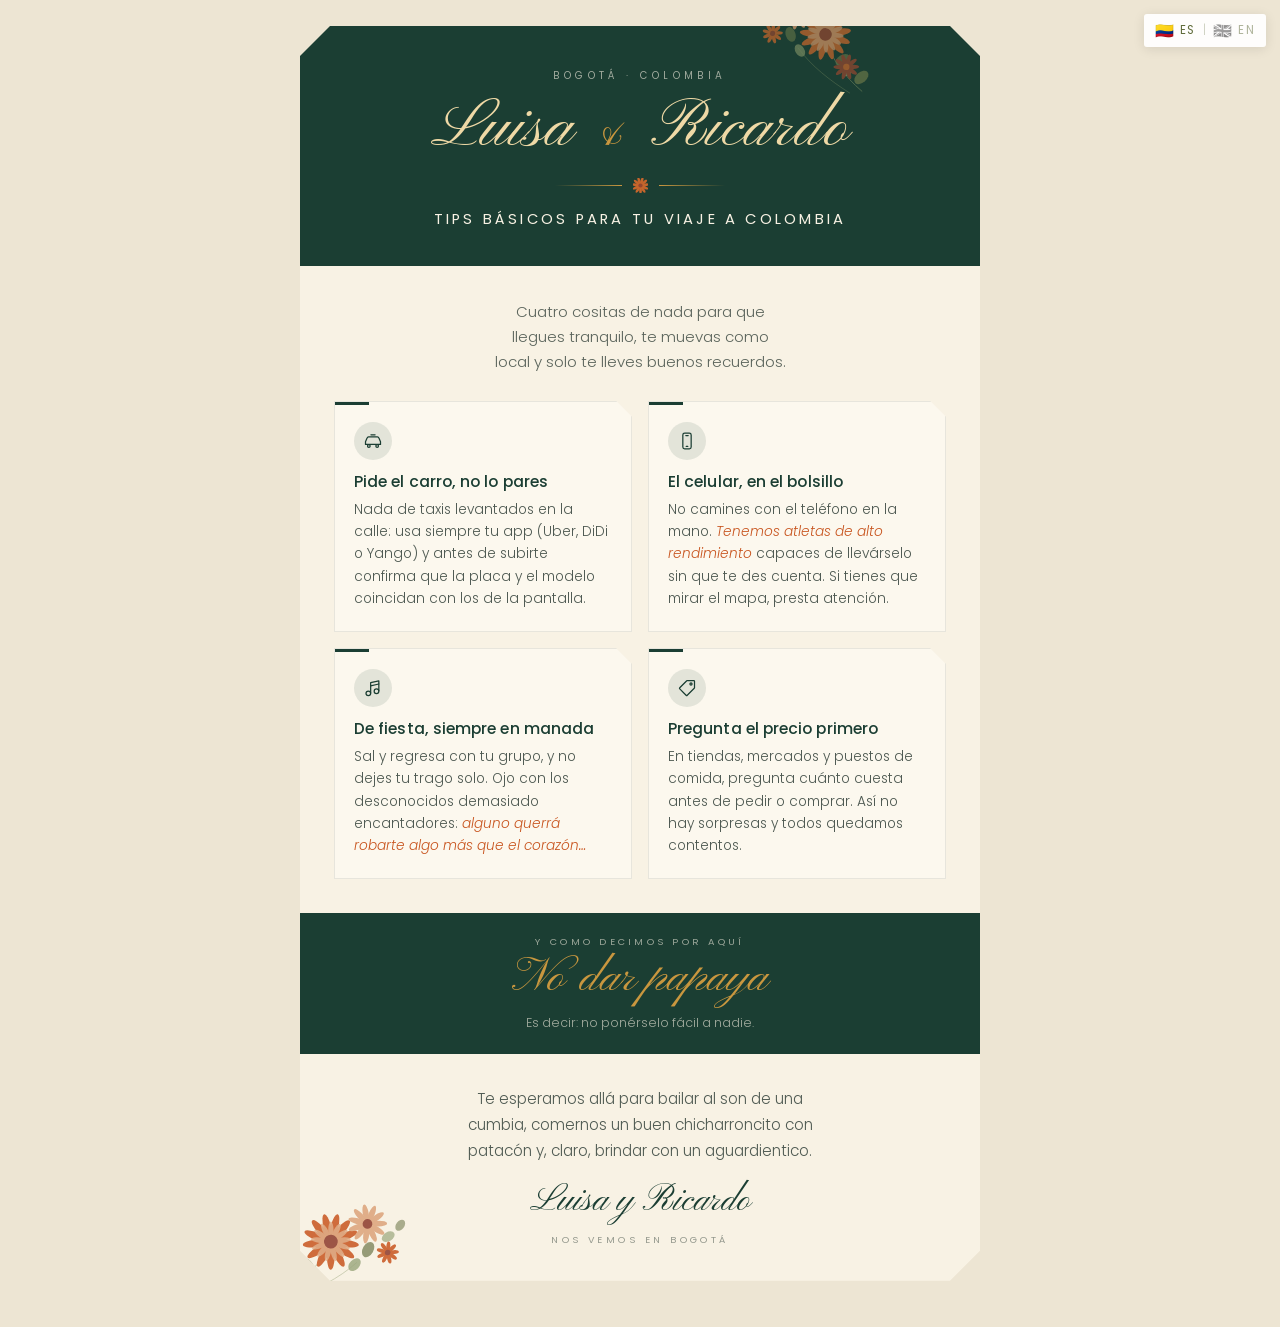
<file: tips-colombia-luisa-ricardo-v2.html>
<!DOCTYPE html>
<html lang="es">
<head>
<meta charset="UTF-8">
<meta name="viewport" content="width=device-width, initial-scale=1">
<title>Tips básicos para tu viaje a Colombia · Luisa y Ricardo</title>
<link rel="preconnect" href="https://fonts.googleapis.com">
<link rel="preconnect" href="https://fonts.gstatic.com" crossorigin>
<link href="https://fonts.googleapis.com/css2?family=Pinyon+Script&family=Poppins:wght@300;400;500&display=swap" rel="stylesheet">
<style>
  :root{
    --lino:#F8F2E4;
    --lino-claro:#FCF8EE;
    --bosque:#1B3E33;
    --bosque-hondo:#14302700;
    --oliva:#5F6B3A;
    --salvia:#8A9A6B;
    --naranja:#C8551F;
    --vino:#6B1B2C;
    --oro:#C9973F;
    --oro-claro:#EFD9A6;
    --tinta:#33413A;
    --script:'Pinyon Script','Snell Roundhand',cursive;
    --sans:'Poppins','Century Gothic','Helvetica Neue',Arial,sans-serif;
    --corte:30px;
  }

  *{box-sizing:border-box;margin:0;padding:0}

  body{
    background:#EDE5D3;
    font-family:var(--sans);
    font-weight:300;
    color:var(--tinta);
    display:flex;
    justify-content:center;
    padding:26px 13px 46px;
    -webkit-font-smoothing:antialiased;
  }

  .hoja{
    width:100%;
    max-width:680px;
    background:var(--lino);
    overflow:hidden;
    clip-path:polygon(var(--corte) 0,calc(100% - var(--corte)) 0,100% var(--corte),100% calc(100% - var(--corte)),calc(100% - var(--corte)) 100%,var(--corte) 100%,0 calc(100% - var(--corte)),0 var(--corte));
    animation:entrada .8s ease-out both;
  }

  /* ---------- Cabecera ---------- */
  .cabecera{
    background:var(--bosque);
    text-align:center;
    padding:clamp(30px,7vw,42px) 26px clamp(26px,6vw,34px);
  }

  .lugar{
    font-size:.63rem;
    font-weight:400;
    letter-spacing:.44em;
    text-transform:uppercase;
    color:rgba(248,242,228,.6);
  }

  .nombres{
    font-family:var(--script);
    font-weight:400;
    font-size:clamp(2.9rem,11vw,4.2rem);
    line-height:1;
    color:var(--oro-claro);
    margin-top:12px;
  }
  .nombres .y{color:var(--oro);font-size:.72em;padding:0 .08em}

  .ramita-fila{
    display:flex;
    align-items:center;
    justify-content:center;
    gap:11px;
    width:170px;
    margin:15px auto 14px;
  }
  .ramita-fila .hilo{flex:1;height:1px;background:linear-gradient(90deg,transparent,var(--oro))}
  .ramita-fila .hilo:last-child{background:linear-gradient(90deg,var(--oro),transparent)}

  .titulo{
    font-size:clamp(.76rem,3vw,.92rem);
    font-weight:400;
    letter-spacing:.22em;
    text-transform:uppercase;
    color:var(--lino);
    line-height:1.7;
  }


  /* ---------- Flores ---------- */
  .cabecera,.cierre{position:relative;overflow:hidden}
  .cabecera>*:not(.ramillete),.cierre>*:not(.ramillete){position:relative;z-index:2}

  .ramillete{
    position:absolute;
    width:clamp(112px,23vw,168px);
    height:auto;
    pointer-events:none;
    z-index:0;
  }
  .ramillete--cabecera{
    width:clamp(96px,19vw,128px);
    top:-25px;right:-30px;
    transform:scaleX(-1) rotate(-6deg);
    transform-origin:top left;
    opacity:.72;
  }
  .ramillete--cierre{
    width:clamp(104px,20vw,140px);
    bottom:-26px;left:-28px;
    transform:rotate(6deg);
    opacity:.85;
  }
  .flor-divisor{width:15px;height:15px;flex:0 0 auto}

  /* ---------- Cuerpo ---------- */
  .cuerpo{padding:clamp(24px,5.5vw,34px) clamp(18px,5vw,34px) clamp(26px,6vw,34px)}

  .entrada{
    text-align:center;
    font-size:.94rem;
    line-height:1.65;
    color:rgba(51,65,58,.8);
    max-width:44ch;
    margin:0 auto clamp(20px,4.5vw,26px);
    text-wrap:balance;
  }

  .tips{
    list-style:none;
    display:grid;
    grid-template-columns:1fr 1fr;
    gap:clamp(12px,2.6vw,16px);
  }

  .tip{
    --acento:var(--bosque);
    position:relative;
    background:var(--lino-claro);
    border:1px solid rgba(51,65,58,.1);
    padding:20px 19px 21px;
    clip-path:polygon(0 0,calc(100% - 16px) 0,100% 16px,100% 100%,0 100%);
  }
  .tip::after{
    content:"";
    position:absolute;
    top:0;left:0;
    width:34px;height:3px;
    background:var(--acento);
  }


  .sello{
    width:38px;height:38px;
    display:grid;place-items:center;
    border-radius:50%;
    background:color-mix(in srgb,var(--acento) 11%,transparent);
    margin-bottom:12px;
  }
  .sello svg{width:20px;height:20px;stroke:var(--acento);fill:none;stroke-width:1.5;stroke-linecap:round;stroke-linejoin:round}

  .tip h3{
    font-size:.98rem;
    font-weight:500;
    letter-spacing:.005em;
    color:var(--acento);
    line-height:1.3;
    margin-bottom:7px;
  }
  .tip p{font-size:.855rem;line-height:1.62;color:rgba(51,65,58,.88)}
  .guino{color:var(--naranja);font-style:italic}

  /* ---------- Franja del dicho ---------- */
  .franja{
    background:var(--bosque);
    text-align:center;
    padding:22px 24px 20px;
  }
  .franja .previa{
    font-size:.6rem;
    font-weight:400;
    letter-spacing:.34em;
    text-transform:uppercase;
    color:rgba(248,242,228,.58);
  }
  .franja strong{
    display:block;
    font-family:var(--script);
    font-weight:400;
    font-size:clamp(2.2rem,8vw,3rem);
    line-height:1.1;
    color:var(--oro);
    margin:4px 0 3px;
  }
  .franja em{font-style:normal;font-size:.78rem;color:rgba(248,242,228,.62)}

  /* ---------- Cierre ---------- */
  .cierre{
    text-align:center;
    padding:clamp(24px,5.5vw,32px) clamp(22px,5vw,36px) clamp(26px,6vw,34px);
  }
  .cierre .despedida{
    font-size:.95rem;
    line-height:1.7;
    color:rgba(51,65,58,.85);
    max-width:46ch;
    margin:0 auto;
    text-wrap:balance;
  }
  .firma{
    font-family:var(--script);
    font-size:clamp(1.8rem,6.5vw,2.3rem);
    color:var(--bosque);
    margin-top:16px;
    line-height:1.2;
  }
  .nosvemos{
    font-size:.6rem;
    font-weight:400;
    letter-spacing:.36em;
    text-transform:uppercase;
    color:rgba(51,65,58,.5);
    margin-top:9px;
  }

  @keyframes entrada{from{opacity:0;transform:translateY(12px)}to{opacity:1;transform:none}}
  @media (prefers-reduced-motion:reduce){.hoja{animation:none}}

  @media (max-width:520px){
    :root{--corte:22px}
    .tips{grid-template-columns:1fr}
    .tip{padding:17px 17px 18px}
  }

  /* ═══ DOS IDIOMAS ═══
     Cada texto está escrito dos veces, con lang="es" y lang="en".
     El <body> lleva data-idioma y aquí se esconde el que no toca.
     ⚠ Los botones del selector NO deben llevar lang: se ocultarían solos. */
  body[data-idioma="es"] [lang="en"]{display:none}
  body[data-idioma="en"] [lang="es"]{display:none}

  .idiomas{
    position:fixed;top:14px;right:14px;z-index:20;
    display:flex;align-items:center;gap:7px;
    background:rgba(255,255,255,.92);padding:6px 11px;border-radius:3px;
    box-shadow:0 2px 12px rgba(0,0,0,.10);
  }
  .idioma{
    display:inline-flex;align-items:center;gap:5px;
    background:none;border:none;cursor:pointer;padding:2px 0;
    font-family:inherit;font-size:.72rem;letter-spacing:.12em;text-transform:uppercase;
    color:#5F6B3A;opacity:.5;transition:.25s;
  }
  .idioma:hover,.idioma.actual{opacity:1}
  .idioma .bandera{font-size:.95rem;line-height:1;filter:grayscale(1);transition:.25s}
  .idioma:hover .bandera,.idioma.actual .bandera{filter:none}
  .idioma-sep{opacity:.35;font-size:.72rem;color:#5F6B3A}

  @media print{
    /* La hoja se imprime en el idioma que esté elegido; el selector, no. */
    .idiomas{display:none!important}
  }

  @media print{
    @page{size:A4;margin:9mm}
    body{background:#fff;padding:0;display:block}
    *{-webkit-print-color-adjust:exact;print-color-adjust:exact}
    .hoja{max-width:100%;animation:none}
    .cabecera{padding:24px 26px 21px}
    .nombres{font-size:3.1rem;margin-top:9px}
    .ramita-fila{margin:12px auto 12px}
    .titulo{font-size:.84rem}
    .cuerpo{padding:20px 32px 21px}
    .entrada{margin-bottom:16px;font-size:.9rem}
    .tips{grid-template-columns:1fr 1fr;gap:13px}
    .tip{padding:15px 16px 16px}
    .sello{width:33px;height:33px;margin-bottom:9px}
    .sello svg{width:18px;height:18px}
    .franja{padding:15px 24px 14px}
    .franja strong{font-size:2.4rem}
    .cierre{padding:20px 36px 24px}
    .firma{font-size:1.95rem;margin-top:10px}
    .nosvemos{margin-top:7px}
  }
</style>
</head>
<body data-idioma="es">

<!--
  SELECTOR DE IDIOMA. Flota en una esquina y no sale al imprimir: la hoja
  se imprime en el idioma que el visitante tenga elegido en ese momento.
-->
<div class="idiomas">
  <button type="button" class="idioma" data-ir="es" aria-label="Ver en español"><span class="bandera" aria-hidden="true">🇨🇴</span>ES</button><span class="idioma-sep" aria-hidden="true">|</span><button type="button" class="idioma" data-ir="en" aria-label="View in English"><span class="bandera" aria-hidden="true">🇬🇧</span>EN</button>
</div>

<div class="hoja">

  <header class="cabecera">
    <svg class="ramillete ramillete--cabecera" viewBox="0 0 170 130" xmlns="http://www.w3.org/2000/svg" aria-hidden="true"><path d="M14 122C40 104 58 84 70 58" fill="none" stroke="#8A9A6B" stroke-width="1.1" stroke-linecap="round" opacity="0.75"/><path d="M30 126C58 112 84 96 104 74" fill="none" stroke="#8A9A6B" stroke-width="0.9" stroke-linecap="round" opacity="0.6"/><path d="M62 60C74 44 92 34 116 30" fill="none" stroke="#8A9A6B" stroke-width="0.9" stroke-linecap="round" opacity="0.6"/><ellipse cx="0" cy="-11.0" rx="7.0" ry="11.0" fill="#6E7C4A" opacity="0.9" transform="translate(24,112) rotate(-42)"/><ellipse cx="0" cy="-9.5" rx="6.2" ry="9.5" fill="#8A9A6B" opacity="0.85" transform="translate(40,104) rotate(-28)"/><ellipse cx="0" cy="-10.5" rx="6.8" ry="10.5" fill="#6E7C4A" opacity="0.8" transform="translate(52,90) rotate(-52)"/><ellipse cx="0" cy="-9.0" rx="6.0" ry="9.0" fill="#8A9A6B" opacity="0.8" transform="translate(96,84) rotate(38)"/><ellipse cx="0" cy="-10.0" rx="6.5" ry="10.0" fill="#6E7C4A" opacity="0.75" transform="translate(112,66) rotate(24)"/><ellipse cx="0" cy="-8.5" rx="5.6" ry="8.5" fill="#8A9A6B" opacity="0.7" transform="translate(132,44) rotate(52)"/><ellipse cx="0" cy="-7.5" rx="5.0" ry="7.5" fill="#6E7C4A" opacity="0.6" transform="translate(148,30) rotate(30)"/><g transform="translate(70,52)"><g fill="#C4652C"><ellipse cx="0" cy="-18.6" rx="4.6" ry="15.6" transform="rotate(8.0)"/><ellipse cx="0" cy="-18.6" rx="4.6" ry="15.6" transform="rotate(35.7)"/><ellipse cx="0" cy="-18.6" rx="4.6" ry="15.6" transform="rotate(63.4)"/><ellipse cx="0" cy="-18.6" rx="4.6" ry="15.6" transform="rotate(91.1)"/><ellipse cx="0" cy="-18.6" rx="4.6" ry="15.6" transform="rotate(118.8)"/><ellipse cx="0" cy="-18.6" rx="4.6" ry="15.6" transform="rotate(146.5)"/><ellipse cx="0" cy="-18.6" rx="4.6" ry="15.6" transform="rotate(174.2)"/><ellipse cx="0" cy="-18.6" rx="4.6" ry="15.6" transform="rotate(201.8)"/><ellipse cx="0" cy="-18.6" rx="4.6" ry="15.6" transform="rotate(229.5)"/><ellipse cx="0" cy="-18.6" rx="4.6" ry="15.6" transform="rotate(257.2)"/><ellipse cx="0" cy="-18.6" rx="4.6" ry="15.6" transform="rotate(284.9)"/><ellipse cx="0" cy="-18.6" rx="4.6" ry="15.6" transform="rotate(312.6)"/><ellipse cx="0" cy="-18.6" rx="4.6" ry="15.6" transform="rotate(340.3)"/></g><g fill="#D49A6E" opacity=".85"><ellipse cx="0" cy="-13.5" rx="3.3" ry="10.8" transform="rotate(21.8)"/><ellipse cx="0" cy="-13.5" rx="3.3" ry="10.8" transform="rotate(49.5)"/><ellipse cx="0" cy="-13.5" rx="3.3" ry="10.8" transform="rotate(77.2)"/><ellipse cx="0" cy="-13.5" rx="3.3" ry="10.8" transform="rotate(104.9)"/><ellipse cx="0" cy="-13.5" rx="3.3" ry="10.8" transform="rotate(132.6)"/><ellipse cx="0" cy="-13.5" rx="3.3" ry="10.8" transform="rotate(160.3)"/><ellipse cx="0" cy="-13.5" rx="3.3" ry="10.8" transform="rotate(188.0)"/><ellipse cx="0" cy="-13.5" rx="3.3" ry="10.8" transform="rotate(215.7)"/><ellipse cx="0" cy="-13.5" rx="3.3" ry="10.8" transform="rotate(243.4)"/><ellipse cx="0" cy="-13.5" rx="3.3" ry="10.8" transform="rotate(271.1)"/><ellipse cx="0" cy="-13.5" rx="3.3" ry="10.8" transform="rotate(298.8)"/><ellipse cx="0" cy="-13.5" rx="3.3" ry="10.8" transform="rotate(326.5)"/><ellipse cx="0" cy="-13.5" rx="3.3" ry="10.8" transform="rotate(354.2)"/></g><circle r="8.4" fill="#93472F"/></g><g transform="translate(112,26)"><g fill="#D49A6E"><ellipse cx="0" cy="-13.0" rx="3.6" ry="10.9" transform="rotate(17.0)"/><ellipse cx="0" cy="-13.0" rx="3.6" ry="10.9" transform="rotate(49.7)"/><ellipse cx="0" cy="-13.0" rx="3.6" ry="10.9" transform="rotate(82.5)"/><ellipse cx="0" cy="-13.0" rx="3.6" ry="10.9" transform="rotate(115.2)"/><ellipse cx="0" cy="-13.0" rx="3.6" ry="10.9" transform="rotate(147.9)"/><ellipse cx="0" cy="-13.0" rx="3.6" ry="10.9" transform="rotate(180.6)"/><ellipse cx="0" cy="-13.0" rx="3.6" ry="10.9" transform="rotate(213.4)"/><ellipse cx="0" cy="-13.0" rx="3.6" ry="10.9" transform="rotate(246.1)"/><ellipse cx="0" cy="-13.0" rx="3.6" ry="10.9" transform="rotate(278.8)"/><ellipse cx="0" cy="-13.0" rx="3.6" ry="10.9" transform="rotate(311.5)"/><ellipse cx="0" cy="-13.0" rx="3.6" ry="10.9" transform="rotate(344.3)"/></g><circle r="5.9" fill="#93472F"/></g><g transform="translate(38,92)"><g fill="#93472F"><ellipse cx="0" cy="-9.3" rx="2.8" ry="7.8" transform="rotate(25.0)"/><ellipse cx="0" cy="-9.3" rx="2.8" ry="7.8" transform="rotate(61.0)"/><ellipse cx="0" cy="-9.3" rx="2.8" ry="7.8" transform="rotate(97.0)"/><ellipse cx="0" cy="-9.3" rx="2.8" ry="7.8" transform="rotate(133.0)"/><ellipse cx="0" cy="-9.3" rx="2.8" ry="7.8" transform="rotate(169.0)"/><ellipse cx="0" cy="-9.3" rx="2.8" ry="7.8" transform="rotate(205.0)"/><ellipse cx="0" cy="-9.3" rx="2.8" ry="7.8" transform="rotate(241.0)"/><ellipse cx="0" cy="-9.3" rx="2.8" ry="7.8" transform="rotate(277.0)"/><ellipse cx="0" cy="-9.3" rx="2.8" ry="7.8" transform="rotate(313.0)"/><ellipse cx="0" cy="-9.3" rx="2.8" ry="7.8" transform="rotate(349.0)"/></g><circle r="4.2" fill="#C4652C"/></g><g transform="translate(140,58)"><g fill="#C4652C"><ellipse cx="0" cy="-7.4" rx="2.4" ry="6.2" transform="rotate(40.0)"/><ellipse cx="0" cy="-7.4" rx="2.4" ry="6.2" transform="rotate(80.0)"/><ellipse cx="0" cy="-7.4" rx="2.4" ry="6.2" transform="rotate(120.0)"/><ellipse cx="0" cy="-7.4" rx="2.4" ry="6.2" transform="rotate(160.0)"/><ellipse cx="0" cy="-7.4" rx="2.4" ry="6.2" transform="rotate(200.0)"/><ellipse cx="0" cy="-7.4" rx="2.4" ry="6.2" transform="rotate(240.0)"/><ellipse cx="0" cy="-7.4" rx="2.4" ry="6.2" transform="rotate(280.0)"/><ellipse cx="0" cy="-7.4" rx="2.4" ry="6.2" transform="rotate(320.0)"/><ellipse cx="0" cy="-7.4" rx="2.4" ry="6.2" transform="rotate(360.0)"/></g><circle r="3.4" fill="#93472F"/></g></svg>
    <p class="lugar">Bogotá · Colombia</p>
    <h1 class="nombres">Luisa <span class="y">&amp;</span> Ricardo</h1>
    <div class="ramita-fila"><span class="hilo"></span><svg class="flor-divisor" viewBox="-17 -17 34 34" xmlns="http://www.w3.org/2000/svg" aria-hidden="true"><g transform="translate(0,0)"><g fill="#C4652C"><ellipse cx="0" cy="-10.5" rx="3.1" ry="8.8" transform="rotate(16.0)"/><ellipse cx="0" cy="-10.5" rx="3.1" ry="8.8" transform="rotate(48.7)"/><ellipse cx="0" cy="-10.5" rx="3.1" ry="8.8" transform="rotate(81.5)"/><ellipse cx="0" cy="-10.5" rx="3.1" ry="8.8" transform="rotate(114.2)"/><ellipse cx="0" cy="-10.5" rx="3.1" ry="8.8" transform="rotate(146.9)"/><ellipse cx="0" cy="-10.5" rx="3.1" ry="8.8" transform="rotate(179.6)"/><ellipse cx="0" cy="-10.5" rx="3.1" ry="8.8" transform="rotate(212.4)"/><ellipse cx="0" cy="-10.5" rx="3.1" ry="8.8" transform="rotate(245.1)"/><ellipse cx="0" cy="-10.5" rx="3.1" ry="8.8" transform="rotate(277.8)"/><ellipse cx="0" cy="-10.5" rx="3.1" ry="8.8" transform="rotate(310.5)"/><ellipse cx="0" cy="-10.5" rx="3.1" ry="8.8" transform="rotate(343.3)"/></g><circle r="4.8" fill="#93472F"/></g></svg><span class="hilo"></span></div>
    <h2 class="titulo" lang="es">Tips básicos para tu viaje a Colombia</h2>
    <h2 class="titulo" lang="en">A few tips for your trip to Colombia</h2>
  </header>

  <section class="cuerpo">
    <p class="entrada" lang="es">Cuatro cositas de nada para que llegues tranquilo, te muevas como local y solo te lleves buenos recuerdos.</p>
    <p class="entrada" lang="en">Four small things, so you arrive relaxed, get around like a local and take home nothing but good memories.</p>

    <ul class="tips">

      <li class="tip">
        <div class="sello" aria-hidden="true">
          <svg viewBox="0 0 24 24"><path d="M3 16v-3.2l1.9-4.4A2 2 0 0 1 6.7 7h10.6a2 2 0 0 1 1.8 1.4L21 12.8V16"/><path d="M3 16h18"/><circle cx="7" cy="18" r="1.6"/><circle cx="17" cy="18" r="1.6"/><path d="M9.5 4.6h5"/></svg>
        </div>
        <h3 lang="es">Pide el carro, no lo pares</h3>
        <h3 lang="en">Order the car, do not hail it</h3>
        <p lang="es">Nada de taxis levantados en la calle: usa siempre tu app (Uber, DiDi o Yango) y antes de subirte confirma que la placa y el modelo coincidan con los de la pantalla.</p>
        <p lang="en">Never flag down a taxi in the street: always use an app (Uber, DiDi or Yango), and before getting in, check that the plate and model match your screen.</p>
      </li>

      <li class="tip">
        <div class="sello" aria-hidden="true">
          <svg viewBox="0 0 24 24"><rect x="7" y="2.5" width="10" height="19" rx="2.2"/><path d="M10.6 5.4h2.8"/><path d="M11 18.4h2"/></svg>
        </div>
        <h3 lang="es">El celular, en el bolsillo</h3>
        <h3 lang="en">Keep your phone in your pocket</h3>
        <p lang="es">No camines con el teléfono en la mano. <span class="guino">Tenemos atletas de alto rendimiento</span> capaces de llevárselo sin que te des cuenta. Si tienes que mirar el mapa, presta atención.</p>
        <p lang="en">Do not walk with your phone in your hand. <span class="guino">We have some world-class athletes</span> who can take it without you noticing. If you need the map, stop and pay attention.</p>
      </li>

      <li class="tip">
        <div class="sello" aria-hidden="true">
          <svg viewBox="0 0 24 24"><path d="M9.2 18V5.6L19 3.4v12"/><path d="M9.2 9.4 19 7.2"/><circle cx="6.4" cy="18.4" r="2.8"/><circle cx="16.2" cy="15.8" r="2.8"/></svg>
        </div>
        <h3 lang="es">De fiesta, siempre en manada</h3>
        <h3 lang="en">Go out as a pack</h3>
        <p lang="es">Sal y regresa con tu grupo, y no dejes tu trago solo. Ojo con los desconocidos demasiado encantadores: <span class="guino">alguno querrá robarte algo más que el corazón…</span></p>
        <p lang="en">Leave and come back with your group, and never leave your drink unattended. Be wary of strangers who are a little too charming: <span class="guino">one of them may be after more than your heart…</span></p>
      </li>

      <li class="tip">
        <div class="sello" aria-hidden="true">
          <svg viewBox="0 0 24 24"><path d="M12.4 3H20a1 1 0 0 1 1 1v7.6a1 1 0 0 1-.3.7l-8.4 8.4a1 1 0 0 1-1.4 0l-7.6-7.6a1 1 0 0 1 0-1.4l8.4-8.4a1 1 0 0 1 .7-.3Z"/><circle cx="16.8" cy="7.2" r="1.3"/></svg>
        </div>
        <h3 lang="es">Pregunta el precio primero</h3>
        <h3 lang="en">Ask the price first</h3>
        <p lang="es">En tiendas, mercados y puestos de comida, pregunta cuánto cuesta antes de pedir o comprar. Así no hay sorpresas y todos quedamos contentos.</p>
        <p lang="en">In shops, markets and food stalls, ask what it costs before you order or buy. No surprises, and everyone goes home happy.</p>
      </li>

    </ul>
  </section>

  <div class="franja">
    <p class="previa" lang="es">Y como decimos por aquí</p>
    <p class="previa" lang="en">And as we say around here</p>
    <strong>No dar papaya</strong>
    <em><span lang="es">Es decir: no ponérselo fácil a nadie.</span><span lang="en">Roughly: do not make it easy for anyone.</span></em>
  </div>

  <footer class="cierre">
    <svg class="ramillete ramillete--cierre" viewBox="0 0 170 130" xmlns="http://www.w3.org/2000/svg" aria-hidden="true"><path d="M14 122C40 104 58 84 70 58" fill="none" stroke="#8A9A6B" stroke-width="1.1" stroke-linecap="round" opacity="0.75"/><path d="M30 126C58 112 84 96 104 74" fill="none" stroke="#8A9A6B" stroke-width="0.9" stroke-linecap="round" opacity="0.6"/><path d="M62 60C74 44 92 34 116 30" fill="none" stroke="#8A9A6B" stroke-width="0.9" stroke-linecap="round" opacity="0.6"/><ellipse cx="0" cy="-11.0" rx="7.0" ry="11.0" fill="#5F6B3A" opacity="0.9" transform="translate(24,112) rotate(-42)"/><ellipse cx="0" cy="-9.5" rx="6.2" ry="9.5" fill="#8A9A6B" opacity="0.85" transform="translate(40,104) rotate(-28)"/><ellipse cx="0" cy="-10.5" rx="6.8" ry="10.5" fill="#5F6B3A" opacity="0.8" transform="translate(52,90) rotate(-52)"/><ellipse cx="0" cy="-9.0" rx="6.0" ry="9.0" fill="#8A9A6B" opacity="0.8" transform="translate(96,84) rotate(38)"/><ellipse cx="0" cy="-10.0" rx="6.5" ry="10.0" fill="#5F6B3A" opacity="0.75" transform="translate(112,66) rotate(24)"/><ellipse cx="0" cy="-8.5" rx="5.6" ry="8.5" fill="#8A9A6B" opacity="0.7" transform="translate(132,44) rotate(52)"/><ellipse cx="0" cy="-7.5" rx="5.0" ry="7.5" fill="#5F6B3A" opacity="0.6" transform="translate(148,30) rotate(30)"/><g transform="translate(70,52)"><g fill="#C8551F"><ellipse cx="0" cy="-18.6" rx="4.6" ry="15.6" transform="rotate(8.0)"/><ellipse cx="0" cy="-18.6" rx="4.6" ry="15.6" transform="rotate(35.7)"/><ellipse cx="0" cy="-18.6" rx="4.6" ry="15.6" transform="rotate(63.4)"/><ellipse cx="0" cy="-18.6" rx="4.6" ry="15.6" transform="rotate(91.1)"/><ellipse cx="0" cy="-18.6" rx="4.6" ry="15.6" transform="rotate(118.8)"/><ellipse cx="0" cy="-18.6" rx="4.6" ry="15.6" transform="rotate(146.5)"/><ellipse cx="0" cy="-18.6" rx="4.6" ry="15.6" transform="rotate(174.2)"/><ellipse cx="0" cy="-18.6" rx="4.6" ry="15.6" transform="rotate(201.8)"/><ellipse cx="0" cy="-18.6" rx="4.6" ry="15.6" transform="rotate(229.5)"/><ellipse cx="0" cy="-18.6" rx="4.6" ry="15.6" transform="rotate(257.2)"/><ellipse cx="0" cy="-18.6" rx="4.6" ry="15.6" transform="rotate(284.9)"/><ellipse cx="0" cy="-18.6" rx="4.6" ry="15.6" transform="rotate(312.6)"/><ellipse cx="0" cy="-18.6" rx="4.6" ry="15.6" transform="rotate(340.3)"/></g><g fill="#DCA37A" opacity=".85"><ellipse cx="0" cy="-13.5" rx="3.3" ry="10.8" transform="rotate(21.8)"/><ellipse cx="0" cy="-13.5" rx="3.3" ry="10.8" transform="rotate(49.5)"/><ellipse cx="0" cy="-13.5" rx="3.3" ry="10.8" transform="rotate(77.2)"/><ellipse cx="0" cy="-13.5" rx="3.3" ry="10.8" transform="rotate(104.9)"/><ellipse cx="0" cy="-13.5" rx="3.3" ry="10.8" transform="rotate(132.6)"/><ellipse cx="0" cy="-13.5" rx="3.3" ry="10.8" transform="rotate(160.3)"/><ellipse cx="0" cy="-13.5" rx="3.3" ry="10.8" transform="rotate(188.0)"/><ellipse cx="0" cy="-13.5" rx="3.3" ry="10.8" transform="rotate(215.7)"/><ellipse cx="0" cy="-13.5" rx="3.3" ry="10.8" transform="rotate(243.4)"/><ellipse cx="0" cy="-13.5" rx="3.3" ry="10.8" transform="rotate(271.1)"/><ellipse cx="0" cy="-13.5" rx="3.3" ry="10.8" transform="rotate(298.8)"/><ellipse cx="0" cy="-13.5" rx="3.3" ry="10.8" transform="rotate(326.5)"/><ellipse cx="0" cy="-13.5" rx="3.3" ry="10.8" transform="rotate(354.2)"/></g><circle r="8.4" fill="#8C3A2B"/></g><g transform="translate(112,26)"><g fill="#DCA37A"><ellipse cx="0" cy="-13.0" rx="3.6" ry="10.9" transform="rotate(17.0)"/><ellipse cx="0" cy="-13.0" rx="3.6" ry="10.9" transform="rotate(49.7)"/><ellipse cx="0" cy="-13.0" rx="3.6" ry="10.9" transform="rotate(82.5)"/><ellipse cx="0" cy="-13.0" rx="3.6" ry="10.9" transform="rotate(115.2)"/><ellipse cx="0" cy="-13.0" rx="3.6" ry="10.9" transform="rotate(147.9)"/><ellipse cx="0" cy="-13.0" rx="3.6" ry="10.9" transform="rotate(180.6)"/><ellipse cx="0" cy="-13.0" rx="3.6" ry="10.9" transform="rotate(213.4)"/><ellipse cx="0" cy="-13.0" rx="3.6" ry="10.9" transform="rotate(246.1)"/><ellipse cx="0" cy="-13.0" rx="3.6" ry="10.9" transform="rotate(278.8)"/><ellipse cx="0" cy="-13.0" rx="3.6" ry="10.9" transform="rotate(311.5)"/><ellipse cx="0" cy="-13.0" rx="3.6" ry="10.9" transform="rotate(344.3)"/></g><circle r="5.9" fill="#8C3A2B"/></g><g transform="translate(38,92)"><g fill="#8C3A2B"><ellipse cx="0" cy="-9.3" rx="2.8" ry="7.8" transform="rotate(25.0)"/><ellipse cx="0" cy="-9.3" rx="2.8" ry="7.8" transform="rotate(61.0)"/><ellipse cx="0" cy="-9.3" rx="2.8" ry="7.8" transform="rotate(97.0)"/><ellipse cx="0" cy="-9.3" rx="2.8" ry="7.8" transform="rotate(133.0)"/><ellipse cx="0" cy="-9.3" rx="2.8" ry="7.8" transform="rotate(169.0)"/><ellipse cx="0" cy="-9.3" rx="2.8" ry="7.8" transform="rotate(205.0)"/><ellipse cx="0" cy="-9.3" rx="2.8" ry="7.8" transform="rotate(241.0)"/><ellipse cx="0" cy="-9.3" rx="2.8" ry="7.8" transform="rotate(277.0)"/><ellipse cx="0" cy="-9.3" rx="2.8" ry="7.8" transform="rotate(313.0)"/><ellipse cx="0" cy="-9.3" rx="2.8" ry="7.8" transform="rotate(349.0)"/></g><circle r="4.2" fill="#C8551F"/></g><g transform="translate(140,58)"><g fill="#C8551F"><ellipse cx="0" cy="-7.4" rx="2.4" ry="6.2" transform="rotate(40.0)"/><ellipse cx="0" cy="-7.4" rx="2.4" ry="6.2" transform="rotate(80.0)"/><ellipse cx="0" cy="-7.4" rx="2.4" ry="6.2" transform="rotate(120.0)"/><ellipse cx="0" cy="-7.4" rx="2.4" ry="6.2" transform="rotate(160.0)"/><ellipse cx="0" cy="-7.4" rx="2.4" ry="6.2" transform="rotate(200.0)"/><ellipse cx="0" cy="-7.4" rx="2.4" ry="6.2" transform="rotate(240.0)"/><ellipse cx="0" cy="-7.4" rx="2.4" ry="6.2" transform="rotate(280.0)"/><ellipse cx="0" cy="-7.4" rx="2.4" ry="6.2" transform="rotate(320.0)"/><ellipse cx="0" cy="-7.4" rx="2.4" ry="6.2" transform="rotate(360.0)"/></g><circle r="3.4" fill="#8C3A2B"/></g></svg>
    <p class="despedida" lang="es">Te esperamos allá para bailar al son de una cumbia, comernos un buen chicharroncito con patacón y, claro, brindar con un aguardientico.</p>
    <p class="despedida" lang="en">We will be waiting for you — to dance a cumbia, share a good chicharrón with patacón and, of course, raise a glass of aguardiente.</p>
    <p class="firma">Luisa y Ricardo</p>
    <p class="nosvemos" lang="es">Nos vemos en Bogotá</p>
    <p class="nosvemos" lang="en">See you in Bogotá</p>
  </footer>

</div>

<script>
/* Cambio de idioma. Comparte el mismo recuerdo ('idioma' en el navegador)
   que la web principal: si allí se eligió inglés, esta hoja abre en inglés. */
(function(){
  'use strict';
  var botones = [].slice.call(document.querySelectorAll('.idioma'));
  var TITULOS = {
    es: 'Tips básicos para tu viaje a Colombia · Luisa y Ricardo',
    en: 'A few tips for your trip to Colombia · Luisa & Ricardo'
  };
  function poner(idioma, recordar){
    if(idioma !== 'en') idioma = 'es';
    document.body.setAttribute('data-idioma', idioma);
    document.documentElement.setAttribute('lang', idioma);
    document.title = TITULOS[idioma];
    botones.forEach(function(b){
      b.classList.toggle('actual', b.getAttribute('data-ir') === idioma);
    });
    if(recordar){ try{ localStorage.setItem('idioma', idioma); }catch(e){} }
  }
  var guardado = null;
  try{ guardado = localStorage.getItem('idioma'); }catch(e){}
  poner(guardado || 'es', false);
  botones.forEach(function(b){
    b.addEventListener('click', function(){ poner(b.getAttribute('data-ir'), true); });
  });
})();
</script>
</body>
</html>
</file>
<file: estilo.css>
/* ═══════════════════════════════════════════════════════════════
   BODA LUISA & RICARDO — DISEÑO
   Este archivo controla el ASPECTO: colores, tipografías, espacios.
   Si solo quieres cambiar TEXTOS, no toques esto: ve a index.html
   La paleta entera está en el bloque :root de aquí abajo.
   ═══════════════════════════════════════════════════════════════ */

/* ═══════════════ BASE ═══════════════ */
:root{
  /* ── PALETA (moodboard: tierras, oliva y bosque) ─────────────────
     Cambia estos ocho valores y toda la página cambia con ellos.     */
  --p-marfil     :#FDFAF3;   /* fondo principal, muy claro          */
  --p-crema      :#F6F0D9;   /* crema amarillenta, secciones alternas*/
  --p-terracota  :#D9A27C;   /* terracota claro                     */
  --p-naranja    :#C4551F;   /* naranja quemado — acento principal  */
  --p-ladrillo   :#8C3A2C;   /* rojo ladrillo                       */
  --p-oliva      :#75834E;   /* verde oliva                         */
  --p-bosque     :#2A4F3A;   /* verde bosque oscuro                 */
  --p-vino       :#5A1226;   /* burdeos profundo — acento puntual   */

  /* ── ROLES (lo que usa el resto del CSS) ── */
  --crema       :var(--p-marfil);
  --crema-2     :var(--p-crema);
  --salvia      :var(--p-oliva);
  --salvia-claro:#C2C9A4;
  --bosque      :var(--p-bosque);
  --tinta       :#1D3628;
  --texto       :#4F5A47;
  --oro         :var(--p-naranja);

  --serif:'Cormorant Garamond',Georgia,'Times New Roman',serif;
  --sans:'Jost','Helvetica Neue',Arial,sans-serif;
  --max:1100px;
}
*{margin:0;padding:0;box-sizing:border-box}
html{scroll-behavior:smooth;scroll-padding-top:76px}
body{
  background:var(--crema);
  color:var(--texto);
  font-family:var(--sans);
  font-weight:300;
  font-size:17px;
  line-height:1.75;
  -webkit-font-smoothing:antialiased;
}
img{max-width:100%;display:block}
a{color:var(--bosque);text-decoration:none;border-bottom:1px solid var(--salvia-claro);transition:.25s}
a:hover{color:var(--oro);border-color:var(--oro)}

h1,h2,h3,h4{font-family:var(--serif);font-weight:400;color:var(--bosque);line-height:1.2}
h2{font-size:clamp(2.1rem,4.6vw,3.2rem);letter-spacing:.01em}
h3{font-size:1.55rem;margin-bottom:.35rem}
h4{font-size:1.18rem;font-family:var(--sans);font-weight:500;letter-spacing:.02em}
p{margin-bottom:1rem}
p:last-child{margin-bottom:0}
strong{font-weight:500;color:var(--bosque)}

.eyebrow{
  font-family:var(--sans);font-size:.72rem;font-weight:400;
  letter-spacing:.32em;text-transform:uppercase;color:var(--salvia);
  margin-bottom:1rem;display:block;
}
.lead{font-family:var(--serif);font-size:1.35rem;line-height:1.65;color:var(--bosque);font-weight:300}

/* placeholder marker */
.ph{
  border-bottom:1.5px dotted var(--oro);
  background:linear-gradient(transparent 72%,rgba(196,85,31,.13) 72%);
}

/* ═══════════════ LAYOUT ═══════════════ */
.wrap{max-width:var(--max);margin:0 auto;padding:0 28px}
.narrow{max-width:760px}
section{padding:clamp(64px,9vw,110px) 0;position:relative}
section:nth-of-type(even){background:var(--crema-2)}
.sec-head{text-align:center;margin-bottom:clamp(38px,5vw,58px)}
.sec-head p{max-width:620px;margin:1.1rem auto 0}
/* sub-bloque dentro de una sección, separado por una línea fina */
.sub-head{
  text-align:center;margin:clamp(52px,7vw,76px) 0 clamp(30px,4vw,42px);
  padding-top:clamp(40px,5vw,56px);border-top:1px solid rgba(117,131,78,.28);
}
.sub-head h3{font-size:clamp(1.7rem,3.4vw,2.3rem);margin-bottom:0}
.sub-head p{max-width:620px;margin:1rem auto 0}

/* ═══════════════ NAV ═══════════════ */
nav{
  position:fixed;top:0;left:0;right:0;z-index:60;
  background:rgba(253,250,243,.94);backdrop-filter:blur(10px);
  border-bottom:1px solid transparent;transition:.35s;
}
nav.solid{border-bottom-color:rgba(117,131,78,.28);box-shadow:0 2px 24px rgba(29,54,40,.05)}
.nav-in{max-width:1240px;margin:0 auto;padding:0 24px;height:72px;display:flex;align-items:center;justify-content:space-between}
.nav-mono{font-family:var(--serif);font-size:1.35rem;letter-spacing:.14em;color:var(--bosque);border:none}
.nav-links{display:flex;gap:26px;list-style:none;align-items:center}
.nav-links a{
  font-size:.7rem;letter-spacing:.19em;text-transform:uppercase;
  color:var(--texto);border:none;padding:6px 0;position:relative;
}
.nav-links a::after{content:'';position:absolute;left:0;bottom:2px;width:0;height:1px;background:var(--oro);transition:.3s}
.nav-links a:hover{color:var(--bosque)}
.nav-links a:hover::after{width:100%}
/* flechita de "abre en otra pestaña" */
.nav-links .ext{font-size:.85em;opacity:.6;margin-left:1px;letter-spacing:0}
.nav-links a:hover .ext{opacity:1;color:var(--oro)}
.nav-cta{
  font-size:.7rem!important;letter-spacing:.19em;padding:9px 20px!important;
  border:1px solid var(--salvia)!important;border-radius:2px;color:var(--bosque)!important;
}
.nav-cta:hover{background:var(--bosque);color:var(--crema)!important;border-color:var(--bosque)!important}
.nav-cta::after{display:none}
.burger{display:none;background:none;border:none;cursor:pointer;padding:8px;flex-direction:column;gap:5px}
.burger span{display:block;width:24px;height:1.5px;background:var(--bosque);transition:.3s}
.burger.open span:nth-child(1){transform:translateY(6.5px) rotate(45deg)}
.burger.open span:nth-child(2){opacity:0}
.burger.open span:nth-child(3){transform:translateY(-6.5px) rotate(-45deg)}

@media(max-width:940px){
  .burger{display:flex}
  .nav-links{
    position:absolute;top:72px;left:0;right:0;flex-direction:column;gap:0;
    background:var(--crema);border-bottom:1px solid rgba(117,131,78,.3);
    max-height:0;overflow:hidden;transition:max-height .4s ease;
  }
  .nav-links.show{max-height:80vh;overflow-y:auto}
  .nav-links li{width:100%;text-align:center;border-top:1px solid rgba(117,131,78,.16)}
  .nav-links a{display:block;padding:15px 0;font-size:.75rem}
  .nav-cta{margin:14px auto;display:inline-block!important;padding:11px 26px!important}
}

/* ═══════════════ BANNER BORRADOR ═══════════════ */
.draft-banner{
  position:fixed;bottom:16px;left:16px;z-index:70;max-width:280px;
  background:var(--bosque);color:var(--crema-2);font-size:.72rem;line-height:1.55;
  padding:13px 40px 13px 16px;border-radius:3px;box-shadow:0 6px 26px rgba(29,54,40,.28);
}
.draft-banner b{color:#E3B08A;font-weight:500}
.draft-banner button{
  position:absolute;top:6px;right:8px;background:none;border:none;color:var(--salvia-claro);
  font-size:1.15rem;cursor:pointer;line-height:1;padding:4px;
}
@media(max-width:640px){.draft-banner{display:none}}

/* ═══════════════ HERO ═══════════════ */
.hero{
  position:relative;min-height:100vh;padding:110px 0 60px;
  display:flex;align-items:center;justify-content:center;
  text-align:center;background:var(--crema);overflow:hidden;
}
.hero::before,.hero::after{
  content:'';position:absolute;width:min(46vw,520px);height:min(46vw,520px);
  border-radius:50%;filter:blur(8px);opacity:.32;pointer-events:none;
}
.hero::before{top:-14%;right:-12%;background:radial-gradient(circle,var(--salvia-claro),transparent 68%)}
.hero::after{bottom:-16%;left:-12%;background:radial-gradient(circle,#E5B991,transparent 68%)}
.hero-in{position:relative;z-index:2;width:100%}
.hero-grid{
  display:grid;grid-template-columns:1.02fr .98fr;
  gap:clamp(34px,5vw,72px);align-items:center;text-align:left;
}
.hero .eyebrow{margin-bottom:1.4rem}
.names{
  font-family:var(--serif);font-weight:300;
  font-size:clamp(3.1rem,7.2vw,5.9rem);line-height:.98;color:var(--bosque);
  letter-spacing:.01em;margin-bottom:.15em;
}
.names .amp{font-style:italic;color:var(--oro);font-size:.62em;display:inline-block;vertical-align:.12em;margin:0 .12em}
.hero-rule{display:flex;align-items:center;gap:16px;margin:26px 0 24px}
.hero-rule i{display:block;height:1px;width:min(90px,16vw);background:var(--salvia-claro)}
.hero-meta{
  font-family:var(--sans);font-size:clamp(.76rem,1.5vw,.88rem);
  letter-spacing:.28em;text-transform:uppercase;color:var(--texto);
}
.hero-meta span{display:block;margin:.45rem 0}
.hero-place{font-family:var(--serif);text-transform:none;letter-spacing:.02em;font-size:1.45rem;color:var(--bosque);margin-top:1.1rem!important}

/* ═══════════════ CARRUSEL DE FOTOS ═══════════════ */
.carrusel{position:relative;width:100%;max-width:520px;margin-left:auto}
/* bloque de color desplazado detrás, guiño al moodboard */
.carrusel::before{
  content:'';position:absolute;inset:26px -22px -22px 26px;
  background:var(--p-oliva);opacity:.9;border-radius:3px;z-index:0;
}
.carrusel::after{
  content:'';position:absolute;inset:-20px 30px 34px -24px;
  background:var(--p-terracota);opacity:.55;border-radius:3px;z-index:0;
}
.marco{
  position:relative;z-index:1;aspect-ratio:1/1;overflow:hidden;border-radius:3px;
  background:var(--p-crema);box-shadow:0 16px 44px rgba(29,54,40,.16);
}
.marco figure{position:absolute;inset:0;margin:0;opacity:0;transition:opacity 1.1s ease}
.marco figure.act{opacity:1}
.marco img{width:100%;height:100%;object-fit:cover;display:block}
.marco figcaption{
  position:absolute;left:0;right:0;bottom:0;padding:34px 16px 13px;
  font-size:.64rem;letter-spacing:.2em;text-transform:uppercase;color:#fff;
  background:linear-gradient(transparent,rgba(29,54,40,.75));
}
/* flechas */
.car-nav{
  position:absolute;top:50%;transform:translateY(-50%);z-index:3;
  width:38px;height:38px;border-radius:50%;cursor:pointer;
  background:rgba(253,250,243,.85);border:1px solid rgba(117,131,78,.4);
  color:var(--bosque);font-size:1rem;line-height:1;
  display:flex;align-items:center;justify-content:center;
  opacity:0;transition:.3s;
}
.carrusel:hover .car-nav,.car-nav:focus-visible{opacity:1}
.car-nav:hover{background:var(--crema);border-color:var(--oro)}
.car-prev{left:12px}
.car-next{right:12px}
/* puntos */
.car-dots{display:flex;gap:9px;justify-content:center;margin-top:26px;position:relative;z-index:2}
.car-dots button{
  width:7px;height:7px;padding:0;border-radius:50%;cursor:pointer;
  background:transparent;border:1px solid var(--salvia);transition:.3s;
}
.car-dots button[aria-current="true"]{background:var(--oro);border-color:var(--oro);transform:scale(1.35)}

@media(max-width:900px){
  .hero-grid{grid-template-columns:1fr;text-align:center;gap:44px}
  .hero-rule{justify-content:center}
  .carrusel{margin:0 auto;max-width:400px}
  .carrusel::before{inset:20px -16px -16px 20px}
  .carrusel::after{inset:-14px 22px 26px -18px}
  .car-nav{opacity:1;width:34px;height:34px}
  .names{font-size:clamp(3.2rem,12vw,5rem)}
}
@media(prefers-reduced-motion:reduce){.marco figure{transition:none}}

/* botones */
.btn{
  display:inline-block;font-family:var(--sans);font-size:.74rem;font-weight:400;
  letter-spacing:.22em;text-transform:uppercase;padding:15px 38px;border-radius:2px;
  border:1px solid var(--bosque);background:var(--bosque);color:var(--crema);
  cursor:pointer;transition:.3s;
}
.btn:hover{background:transparent;color:var(--bosque);border-color:var(--bosque)}
.btn-ghost{background:transparent;color:var(--bosque);border-color:var(--salvia)}
.btn-ghost:hover{background:var(--bosque);color:var(--crema);border-color:var(--bosque)}
.btn-row{display:flex;gap:14px;justify-content:center;flex-wrap:wrap;margin-top:38px}

/* ═══════════════ COUNTDOWN ═══════════════ */
.count{display:flex;justify-content:center;gap:clamp(16px,4.5vw,46px);margin-top:44px;flex-wrap:wrap}
.count div{min-width:64px}
.count b{
  display:block;font-family:var(--serif);font-weight:300;
  font-size:clamp(2.1rem,5.4vw,3.1rem);color:var(--bosque);line-height:1;
}
.count small{
  display:block;margin-top:8px;font-size:.62rem;letter-spacing:.24em;
  text-transform:uppercase;color:var(--salvia);
}

/* ═══════════════ SPRIG (divisor) ═══════════════ */
.sprig{display:block;margin:0 auto;width:96px;height:auto;opacity:.55}
.sprig path,.sprig line{stroke:var(--salvia);fill:none;stroke-width:1.1;stroke-linecap:round}
.sprig ellipse{fill:var(--salvia-claro);opacity:.75}

/* ═══════════════ CARDS / GRID ═══════════════ */
.grid{display:grid;gap:22px}
.g2{grid-template-columns:repeat(auto-fit,minmax(300px,1fr))}
/* ⚠ OJO: .g2 NO significa "dos columnas". Usa auto-fit con un mínimo de
   300 px, así que en pantalla ancha caben TRES tarjetas por fila. Sirve
   para 2 o 3 tarjetas; con 4 la última se queda sola y descuadra.
   Para una rejilla de 2×2 de verdad, usa .g2x2 (columnas fijas). */
.g2x2{grid-template-columns:repeat(2,1fr)}
@media(max-width:760px){.g2x2{grid-template-columns:1fr}}

/* ── Rejilla que CENTRA la última fila cuando queda incompleta ──
   Con `grid`, las tarjetas sobrantes se pegan a la izquierda y dejan un
   hueco a la derecha. Con flex + justify-content:center quedan centradas,
   que es lo que queremos en «Colombia práctica» (5 tarjetas: 3 y 2).
   Funciona con cualquier número de tarjetas, no solo con cinco. */
.rejilla-centrada{display:flex;flex-wrap:wrap;justify-content:center;gap:22px}
.rejilla-centrada > *{flex:0 1 calc((100% - 44px)/3)}
@media(max-width:900px){.rejilla-centrada > *{flex:0 1 calc((100% - 22px)/2)}}
@media(max-width:640px){.rejilla-centrada > *{flex:1 1 100%}}
.g3{grid-template-columns:repeat(auto-fit,minmax(258px,1fr))}
.card{
  background:var(--crema);border:1px solid rgba(117,131,78,.28);
  border-radius:3px;padding:30px 28px;transition:.35s;
}
section:nth-of-type(even) .card{background:#FEFBF2}
.card:hover{border-color:var(--salvia);transform:translateY(-3px);box-shadow:0 12px 34px rgba(29,54,40,.07)}
.card .ico{color:var(--oro);margin-bottom:14px;display:block}
.card h4{margin-bottom:.5rem}
.card p,.card ul{font-size:.94rem}
.card ul{list-style:none;margin-top:.4rem}
.card ul li{padding-left:16px;position:relative;margin-bottom:.35rem}
.card ul li::before{content:'';position:absolute;left:0;top:.72em;width:5px;height:5px;border-radius:50%;background:var(--salvia-claro)}

.tag{
  display:inline-block;font-size:.62rem;letter-spacing:.18em;text-transform:uppercase;
  color:var(--p-ladrillo);border:1px solid rgba(140,58,44,.4);border-radius:999px;
  padding:3px 11px;margin-bottom:12px;background:rgba(217,162,124,.12);
}

/* ═══════════════ FRANJA DEL DICHO ═══════════════ */
.dicho{
  background:var(--bosque);text-align:center;border-radius:4px;
  padding:clamp(28px,5vw,40px) 26px;margin-top:clamp(34px,5vw,48px);
}
.dicho .previa{
  font-size:.62rem;letter-spacing:.32em;text-transform:uppercase;
  color:var(--salvia-claro);margin-bottom:.5rem;
}
.dicho strong{
  display:block;font-family:var(--serif);font-weight:300;font-style:italic;
  font-size:clamp(2.2rem,6vw,3.2rem);line-height:1.1;color:#E3B08A;margin-bottom:.5rem;
}
.dicho em{font-style:normal;font-size:.9rem;color:var(--salvia-claro)}
.despedida{
  text-align:center;max-width:52ch;margin:clamp(30px,4vw,42px) auto 0;
  font-family:var(--serif);font-size:1.3rem;line-height:1.6;color:var(--bosque);
}

/* ═══════════════ RSVP ═══════════════ */
.rsvp-box{
  background:var(--bosque);color:var(--crema-2);border-radius:4px;
  padding:clamp(34px,5vw,58px);
}
.rsvp-box h2,.rsvp-box h3,.rsvp-box h4{color:var(--crema)}
.rsvp-box .eyebrow{color:var(--salvia-claro)}
.rsvp-box a{color:#E3B08A;border-color:rgba(227,176,138,.45)}
.rsvp-box a:hover{color:#fff;border-color:#fff}
.form-grid{display:grid;grid-template-columns:1fr 1fr;gap:18px;margin-top:30px}
@media(max-width:640px){.form-grid{grid-template-columns:1fr}}
.field{display:flex;flex-direction:column}
.field.full{grid-column:1/-1}
/* ⚠ Las etiquetas van en mayúsculas y con mucho espaciado, así que ocupan
   más de lo que parece. Si una pasa de ~20 caracteres se parte en dos
   líneas y su campo baja, desalineándose del de al lado. Al cambiar un
   texto, cuenta las letras. (El de "¿Algo más que debamos saber?" puede
   ser más largo porque ocupa las dos columnas.)
   min-height reserva la altura de una línea para que todos empiecen igual. */
.field label{
  font-size:.66rem;letter-spacing:.16em;text-transform:uppercase;
  color:var(--salvia-claro);margin-bottom:8px;min-height:1.1em;
}
.field input,.field select,.field textarea{
  font-family:var(--sans);font-size:.95rem;font-weight:300;color:var(--crema);
  background:rgba(253,250,243,.07);border:1px solid rgba(194,201,164,.35);
  border-radius:2px;padding:13px 14px;transition:.25s;
}
.field textarea{resize:vertical;min-height:92px}
.field input:focus,.field select:focus,.field textarea:focus{outline:none;border-color:#E3B08A;background:rgba(253,250,243,.12)}
.field select option{background:var(--bosque);color:var(--crema)}
.field input::placeholder,.field textarea::placeholder{color:rgba(246,240,217,.42)}
.btn-light{background:var(--crema);color:var(--bosque);border-color:var(--crema)}
.btn-light:hover{background:transparent;color:var(--crema);border-color:var(--crema)}
.note{font-size:.78rem;color:var(--salvia-claro);margin-top:16px}
#rsvp-msg{display:none;margin-top:20px;padding:14px 16px;border:1px solid #E3B08A;border-radius:2px;font-size:.9rem;color:#E3B08A}

/* ═══════════════ FOOTER ═══════════════ */
footer{background:var(--tinta);color:var(--salvia-claro);text-align:center;padding:64px 0 46px;position:relative}
/* franja con la paleta cromática de la boda */
.paleta{display:flex;height:5px;width:100%;position:absolute;top:0;left:0}
.paleta i{flex:1}
.franja{display:flex;height:4px;width:min(340px,72%);margin:28px 0 0;border-radius:2px;overflow:hidden}
.franja i{flex:1}
.hero-texto .count,.hero-texto .btn-row{justify-content:flex-start}
@media(max-width:900px){
  .franja{margin:28px auto 0}
  .hero-texto .count,.hero-texto .btn-row{justify-content:center}
}
footer .mono{font-family:var(--serif);font-size:2.4rem;color:var(--crema);letter-spacing:.1em;margin-bottom:.4rem}
footer p{font-size:.86rem;margin-bottom:.5rem}
footer a{color:#E3B08A;border-color:rgba(227,176,138,.4)}
footer .fine{font-size:.7rem;letter-spacing:.16em;text-transform:uppercase;color:rgba(194,201,164,.6);margin-top:26px}

/* ═══════════════ CONTROL DE MÚSICA ═══════════════ */
#musica{
  position:fixed;right:20px;bottom:20px;z-index:150;
  width:50px;height:50px;border-radius:50%;cursor:pointer;
  background:rgba(253,250,243,.94);backdrop-filter:blur(8px);
  border:1px solid var(--salvia);color:var(--bosque);
  display:flex;align-items:center;justify-content:center;
  box-shadow:0 4px 18px rgba(29,54,40,.12);transition:.3s;
  animation:latido 2.6s ease-in-out 3;
}
#musica svg{width:19px;height:19px}
#musica .ic-pausa{display:none}
#musica.sonando .ic-nota{display:none}
#musica.sonando .ic-pausa{display:block}
#musica.sonando{border-color:var(--oro);color:var(--oro);animation:none}
#musica.cargando{opacity:.55;cursor:progress}
#musica:hover{border-color:var(--oro);color:var(--oro);transform:scale(1.07);animation:none}
/* aro que late despacio mientras suena */
#musica.sonando::before{
  content:'';position:absolute;inset:-1px;border-radius:50%;
  border:1px solid rgba(196,85,31,.55);animation:onda 2.2s ease-out infinite;
}
@keyframes onda{0%{transform:scale(1);opacity:.8}100%{transform:scale(1.45);opacity:0}}
#musica::after{
  content:attr(data-tip);position:absolute;right:60px;white-space:nowrap;
  font-size:.62rem;letter-spacing:.16em;text-transform:uppercase;color:var(--crema);
  background:var(--bosque);padding:6px 11px;border-radius:2px;
  opacity:0;transform:translateX(6px);transition:.3s;pointer-events:none;
}
#musica:hover::after{opacity:1;transform:none}
@keyframes latido{
  0%,100%{box-shadow:0 4px 18px rgba(29,54,40,.12),0 0 0 0 rgba(196,85,31,.45)}
  55%{box-shadow:0 4px 18px rgba(29,54,40,.12),0 0 0 14px rgba(196,85,31,0)}
}

/* panel con el reproductor de Spotify */
#panel-musica{
  position:fixed;right:20px;bottom:82px;z-index:150;width:min(340px,calc(100vw - 40px));
  background:var(--crema);border:1px solid rgba(117,131,78,.35);border-radius:4px;
  box-shadow:0 14px 44px rgba(29,54,40,.22);padding:14px 14px 12px;
  opacity:0;transform:translateY(10px);transition:opacity .35s ease,transform .35s ease;
}
#panel-musica.abierto{opacity:1;transform:none}
.pm-cab{display:flex;align-items:center;justify-content:space-between;margin-bottom:11px}
.pm-cab span{font-size:.62rem;letter-spacing:.24em;text-transform:uppercase;color:var(--salvia)}
#pm-cerrar{background:none;border:none;color:var(--salvia);font-size:1.3rem;line-height:1;cursor:pointer;padding:0 2px;transition:.25s}
#pm-cerrar:hover{color:var(--oro)}
#pm-caja{min-height:152px;border-radius:12px;overflow:hidden;background:var(--crema-2)}
#pm-caja iframe{display:block;border:0;width:100%;height:152px}
.pm-pie{font-size:.72rem;color:var(--texto);margin:10px 2px 0!important;text-align:center}
@media(max-width:640px){
  #musica{right:14px;bottom:14px;width:44px;height:44px}
  #musica::after{display:none}
  #panel-musica{right:14px;left:14px;bottom:70px;width:auto}
}
@media(prefers-reduced-motion:reduce){#musica{animation:none}#panel-musica{transition:none}}

/* ═══════════════ FRANJA DEL DICHO ═══════════════ */
.dicho{
  background:var(--bosque);text-align:center;border-radius:4px;
  padding:clamp(28px,5vw,40px) 26px;margin-top:clamp(34px,5vw,48px);
}
.dicho .previa{
  font-size:.62rem;letter-spacing:.32em;text-transform:uppercase;
  color:var(--salvia-claro);margin-bottom:.5rem;
}
.dicho strong{
  display:block;font-family:var(--serif);font-weight:300;font-style:italic;
  font-size:clamp(2.2rem,6vw,3.2rem);line-height:1.1;color:#E3B08A;margin-bottom:.5rem;
}
.dicho em{font-style:normal;font-size:.9rem;color:var(--salvia-claro)}
.despedida{
  text-align:center;max-width:52ch;margin:clamp(30px,4vw,42px) auto 0;
  font-family:var(--serif);font-size:1.3rem;line-height:1.6;color:var(--bosque);
}

/* ═══════════════ REVEAL ═══════════════ */
.rv{opacity:0;transform:translateY(22px);transition:opacity .8s ease,transform .8s ease}
.rv.in{opacity:1;transform:none}
@media(prefers-reduced-motion:reduce){.rv{opacity:1;transform:none;transition:none}html{scroll-behavior:auto}}

/* ═══════════════ PRINT ═══════════════ */
@media print{
  nav,.draft-banner,.btn-row,.count,#rsvp-form,#entrada,#musica{display:none!important}
  body{background:#fff;font-size:11pt}
  section{padding:22px 0;background:#fff!important;page-break-inside:avoid}
  .rv{opacity:1;transform:none}
}

/* ═══════════ VISTAS (NAVEGACIÓN POR PESTAÑAS) ═══════════
   Sin JavaScript todas las vistas quedan visibles y la web vuelve a
   funcionar como una sola página con scroll. Es el JS el que añade
   .pestanas al <body>, y solo entonces se esconde lo que no está activo. */
.vista{display:block}
body.pestanas .vista{display:none}
body.pestanas .vista.activa{display:block}

/* La pestaña en la que estamos, marcada en el menú */
.nav-links a.actual{color:var(--bosque)}
.nav-links a.actual::after{width:100%}

/* ═══════════ PORTADA REDUCIDA EN LAS DEMÁS PESTAÑAS ═══════════
   En la pestaña de Inicio la portada se ve entera. En el resto se queda
   solo la firma —"Nos casamos · Luisa & Ricardo" y la ramita— y debajo
   arranca el contenido de la pestaña. Las fotos, la cuenta regresiva,
   la fecha y los botones son exclusivos de la portada.
   El JS marca el <body> con .en-inicio cuando la pestaña activa es esa. */
body.pestanas:not(.en-inicio) .franja,
body.pestanas:not(.en-inicio) .hero-meta,
body.pestanas:not(.en-inicio) .count,
body.pestanas:not(.en-inicio) .btn-row,
body.pestanas:not(.en-inicio) .carrusel{display:none}

body.pestanas:not(.en-inicio) .hero{
  min-height:0;padding:104px 0 22px;
}
/* Los círculos difuminados del fondo se atenúan: con la portada corta
   ocuparían casi todo el bloque. */
body.pestanas:not(.en-inicio) .hero::before,
body.pestanas:not(.en-inicio) .hero::after{opacity:.16}

body.pestanas:not(.en-inicio) .hero-grid{
  grid-template-columns:1fr;text-align:center;gap:0;
}
body.pestanas:not(.en-inicio) .names{
  font-size:clamp(1.9rem,4.4vw,2.8rem);margin-bottom:0;
}
body.pestanas:not(.en-inicio) .hero .eyebrow{margin-bottom:.7rem}
body.pestanas:not(.en-inicio) .hero-rule{justify-content:center;margin:14px 0 0}

/* ═══════════ DOS IDIOMAS EN LA MISMA PÁGINA ═══════════
   Cada texto está escrito dos veces, con lang="es" y lang="en" al lado.
   El <body> lleva data-idioma y el CSS esconde el que no toca.

   Como el selector de arriba es descendiente de <body>, la regla NO afecta
   al <html lang="es">, que sigue marcando el idioma del documento.
   ⚠ Los botones ES|EN no deben llevar lang, o se esconderían solos. */
body[data-idioma="es"] [lang="en"]{display:none}
body[data-idioma="en"] [lang="es"]{display:none}

/* ── Selector ES | EN ── */
.idiomas{display:flex;align-items:center;gap:7px;position:relative;flex-wrap:wrap;justify-content:center}
.idioma{
  background:none;border:none;cursor:pointer;padding:6px 0;
  font-family:inherit;font-size:.7rem;letter-spacing:.19em;text-transform:uppercase;
  color:var(--texto);opacity:.55;transition:.3s;position:relative;
}
.idioma:hover{color:var(--bosque);opacity:1}
.idioma.actual{color:var(--bosque);opacity:1}
.idioma.actual::after{
  content:'';position:absolute;left:0;right:0;bottom:2px;height:1px;background:var(--oro);
}
.idioma-sep{opacity:.3;font-size:.7rem;color:var(--texto)}

@media(max-width:940px){
  .idiomas{justify-content:center;gap:10px;padding:15px 0}
  .idioma{font-size:.75rem;padding:6px 4px}
}

/* ── Banderita al lado de cada idioma ──
   Va dentro del <button>, que no lleva lang: si lo llevara, el propio
   selector se escondería al cambiar de idioma.
   La bandera apagada recupera el color al pasar por encima o al activarse. */
.idioma{display:inline-flex;align-items:center;gap:5px}
.bandera{
  font-size:.95rem;line-height:1;
  filter:grayscale(1);opacity:.75;transition:.3s;
}
.idioma:hover .bandera,
.idioma.actual .bandera{filter:none;opacity:1}

/* El español lleva las DOS banderas, la de ella y la de él.
   Un pelín más juntas para que el botón no se ensanche. */
.bandera-doble{letter-spacing:-.16em;padding-right:.16em}

/* ── El chiste de las dos banderas ──
   Asoma al pasar el ratón por el selector (o al enfocarlo con el teclado).
   En móvil no hay ratón, así que se muestra siempre bajo el selector. */
.chiste{
  position:absolute;top:100%;left:50%;transform:translate(-50%,-4px);
  white-space:nowrap;margin-top:2px;
  font-size:.58rem;letter-spacing:.12em;text-transform:uppercase;
  color:var(--oro);opacity:0;pointer-events:none;transition:.3s;
}
.idiomas:hover .chiste,
.idiomas:focus-within .chiste{opacity:.85;transform:translate(-50%,0)}

@media(max-width:940px){
  .bandera{font-size:1.05rem}
  .chiste{
    position:static;transform:none;opacity:.8;
    display:block;width:100%;text-align:center;margin-top:7px;
  }
}
@media(prefers-reduced-motion:reduce){.chiste{transition:none}}

/* ── El selector de idioma, visible sin abrir el menú ──
   En pantalla ancha manda el que está dentro del menú.
   En móvil ese se esconde y aparece el que va junto a las tres rayitas. */
.idiomas-movil{display:none}

@media(max-width:940px){
  .idiomas-movil{display:flex;margin-left:auto;margin-right:14px}
  .nav-links .idiomas{display:none}
}
</file>
